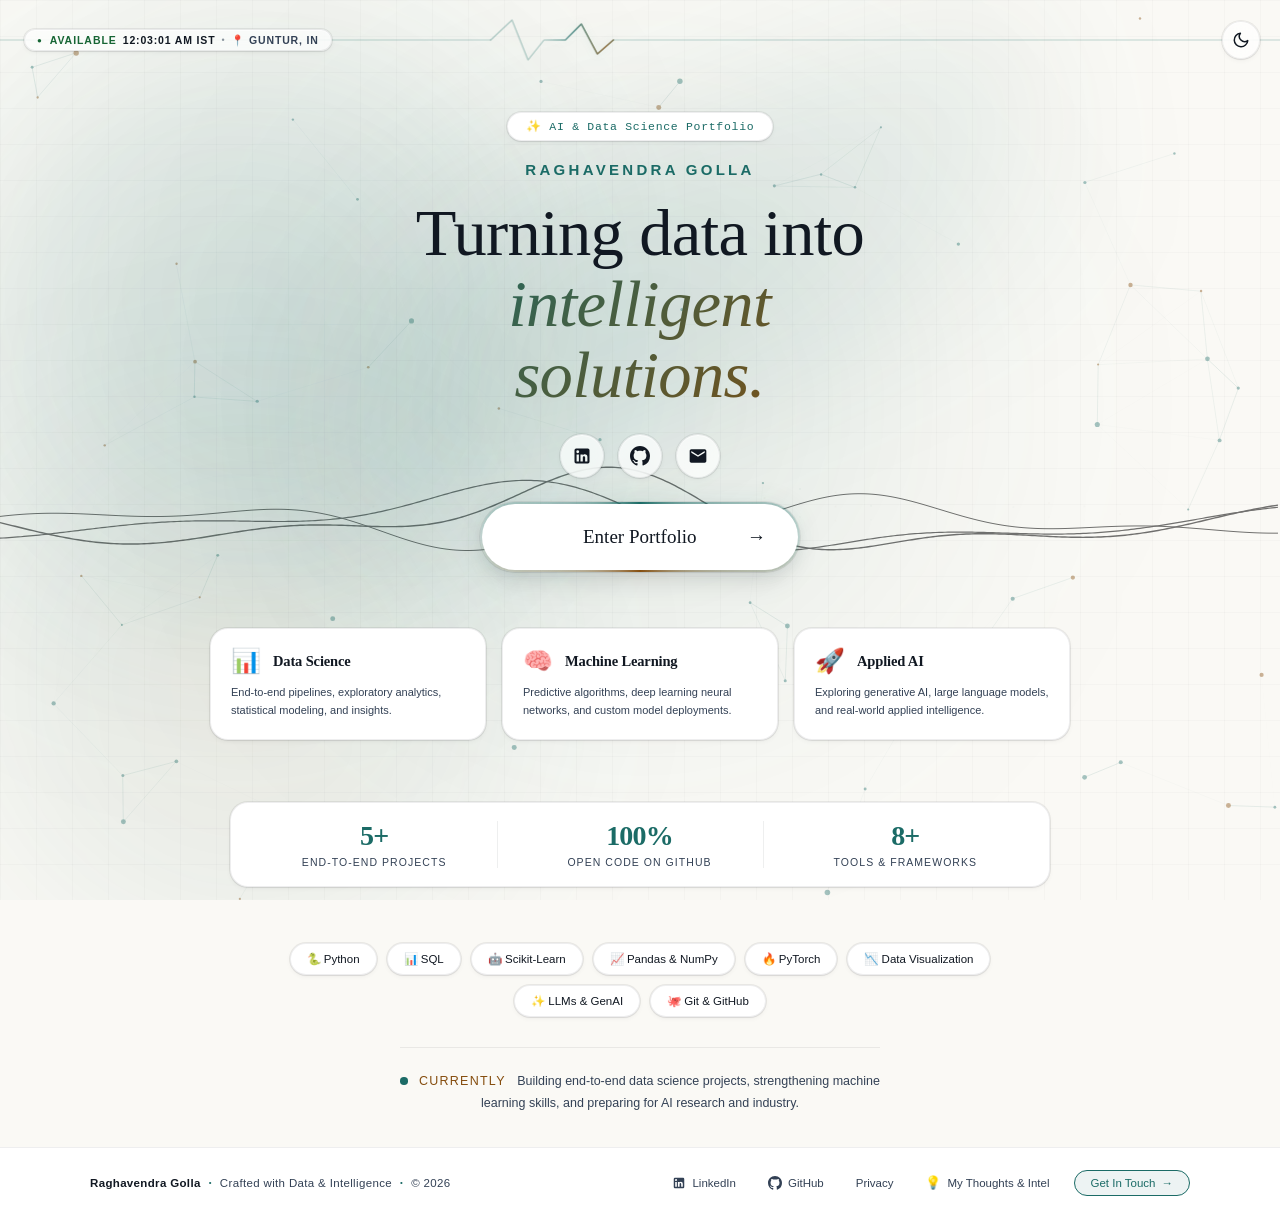
<file: index.html>
<!DOCTYPE html>
<html lang="en">

<head>

    <meta http-equiv="Content-Security-Policy" content="default-src 'none'; script-src 'self' 'sha256-qU67+BeaWdpAszmS9UoHzZz1uiwRxhF+6HYYekc4zUI='; style-src 'self' https://fonts.googleapis.com 'unsafe-inline'; font-src 'self' https://fonts.gstatic.com; img-src 'self' data:; connect-src 'self'; manifest-src 'self'; worker-src 'self'; base-uri 'self'; form-action 'none';">
    <meta name="referrer" content="strict-origin-when-cross-origin">

    <!-- Immediate Theme Initialization (Zero-FOUC) -->
    <script>
        (function () {
            try {
                var saved = localStorage.getItem('rg:theme') || localStorage.getItem('theme');
                var prefersDark = window.matchMedia('(prefers-color-scheme: dark)').matches;
                if (saved === 'dark' || (!saved && prefersDark)) {
                    document.documentElement.setAttribute('data-theme', 'dark');
                } else {
                    document.documentElement.removeAttribute('data-theme');
                }
            } catch (e) { }
        })();
    </script>

    <meta charset="UTF-8">
    <meta name="viewport" content="width=device-width, initial-scale=1.0, viewport-fit=cover">

    <meta name="description"
        content="Data science and machine learning portfolio of Raghavendra Golla. Turning data into intelligent solutions, predictive models, and practical AI projects.">
    <meta name="keywords"
        content="Raghavendra Golla, Data Science, Machine Learning, Artificial Intelligence, Python, PyTorch, Scikit-Learn, Deep Learning, Predictive Modeling, AI Portfolio, Data Analytics, GenAI">
    <meta name="author" content="Raghavendra Golla">
    <meta name="robots" content="index, follow, max-image-preview:large, max-snippet:-1, max-video-preview:-1">

    <!-- Mobile Browser Theme Color -->
    <meta name="theme-color" content="#faf9f5" media="(prefers-color-scheme: light)">
    <meta name="theme-color" content="#0a0e14" media="(prefers-color-scheme: dark)">

    <!-- Open Graph / Facebook / LinkedIn / WhatsApp -->
    <meta property="og:type" content="website">
    <meta property="og:site_name" content="Raghavendra Golla">
    <meta property="og:title" content="Raghavendra Golla | Data Science &amp; ML Portfolio">
    <meta property="og:description"
        content="Data science and machine learning portfolio of Raghavendra Golla. Turning data into intelligent solutions, predictive models, and practical AI projects.">
    <meta property="og:url" content="https://www.raghavendragolla.com/">
    <meta property="og:locale" content="en_US">
    <meta property="og:image" content="https://www.raghavendragolla.com/images/og-image.jpg">
    <meta property="og:image:type" content="image/jpeg">
    <meta property="og:image:width" content="1200">
    <meta property="og:image:height" content="630">
    <meta property="og:image:alt" content="Raghavendra Golla - Data Science &amp; Machine Learning Portfolio">

    <!-- Twitter Cards -->
    <meta name="twitter:card" content="summary_large_image">
    <meta name="twitter:title" content="Raghavendra Golla | Data Science &amp; ML Portfolio">
    <meta name="twitter:description"
        content="Data science and machine learning portfolio of Raghavendra Golla. Turning data into intelligent solutions, predictive models, and practical AI projects.">
    <meta name="twitter:image" content="https://www.raghavendragolla.com/images/og-image.jpg">
    <meta name="twitter:image:alt" content="Raghavendra Golla - Data Science &amp; Machine Learning Portfolio">

    <link rel="canonical" href="https://www.raghavendragolla.com/">

    <!-- Structured Data (Schema.org) -->
    <script type="application/ld+json">
      {
        "@context": "https://schema.org",
        "@graph": [
          {
            "@type": "WebSite",
            "@id": "https://www.raghavendragolla.com/#website",
            "name": "Raghavendra Golla",
            "alternateName": ["Raghavendra Golla Portfolio", "Raghavendra Golla Data Science"],
            "url": "https://www.raghavendragolla.com/",
            "inLanguage": "en-US",
            "description": "Data science and machine learning portfolio of Raghavendra Golla."
          },
          {
            "@type": "ProfilePage",
            "@id": "https://www.raghavendragolla.com/#profilepage",
            "url": "https://www.raghavendragolla.com/",
            "name": "Raghavendra Golla | Data Science & ML Portfolio",
            "isPartOf": { "@id": "https://www.raghavendragolla.com/#website" },
            "mainEntity": { "@id": "https://www.raghavendragolla.com/#person" }
          },
          {
            "@type": "Person",
            "@id": "https://www.raghavendragolla.com/#person",
            "name": "Raghavendra Golla",
            "url": "https://www.raghavendragolla.com/",
            "jobTitle": "Data Science & Machine Learning Practitioner",
            "knowsAbout": [
              "Data Science",
              "Machine Learning",
              "Artificial Intelligence",
              "Python",
              "PyTorch",
              "Scikit-Learn",
              "SQL",
              "Pandas",
              "NumPy",
              "Deep Learning",
              "Predictive Modeling",
              "Large Language Models & GenAI"
            ],
            "sameAs": [
              "https://www.linkedin.com/in/raghavendra-golla-a25334192",
              "https://github.com/raghavendrayadavgolla"
            ]
          }
        ]
      }
    </script>

    <title>Raghavendra Golla | Data Science &amp; ML Portfolio</title>

    <!-- Favicons -->
    <link rel="icon" type="image/png" sizes="256x256" href="/favicon/favicon.png">
    <link rel="icon" type="image/png" sizes="512x512" href="/favicon/favicon-512x512.png">
    <link rel="apple-touch-icon" sizes="180x180" href="/favicon/apple-touch-icon.png">
    <link rel="manifest" href="/manifest.json">

    <!-- Google Fonts -->
    <link rel="preconnect" href="https://fonts.googleapis.com">
    <link rel="preconnect" href="https://fonts.gstatic.com" crossorigin>

    <link
        href="https://fonts.googleapis.com/css2?family=Fraunces:opsz,wght@9..144,400;9..144,500;9..144,600;9..144,700&family=IBM+Plex+Sans:wght@400;500;600;700&family=IBM+Plex+Mono:wght@400;500&display=swap"
        rel="stylesheet">

    <!-- CSS Stack (Cascade Preserved: tokens -> components -> style -> animations -> responsive) -->
    <link rel="stylesheet" href="/css/shared/tokens.css?v=22.0">
    <link rel="stylesheet" href="/css/shared/components.css?v=22.0">
    <link rel="stylesheet" href="/css/variables.css?v=22.0">
    <link rel="stylesheet" href="/css/style.css?v=22.0">
    <link rel="stylesheet" href="/css/animations.css?v=22.0">
    <link rel="stylesheet" href="/css/responsive.css?v=22.0">

    <!-- JavaScript Stack (shared.js loads FIRST) -->
    <script src="/js/shared.js?v=22.0" defer></script>
    <script src="/js/script.js?v=22.0" defer></script>

</head>

<body>

    <a class="skip-link" href="#main-content">Skip to main content</a>


    <!-- Background Canvas, Ambient Grid & Glows -->
    <canvas id="neural-canvas" aria-hidden="true"></canvas>
    <div class="bg-grid" aria-hidden="true"></div>
    <div class="ambient-glow" aria-hidden="true">
        <div class="ambient-glow-1"></div>
        <div class="ambient-glow-2"></div>
        <div class="ambient-glow-3"></div>
        <div class="aurora-sun"></div>
        <div class="aurora-swoosh"></div>
    </div>

    <header>
        <div class="vitals-container">
            <div class="vitals-status">
                <span class="vitals-dot">●</span>
                <span class="vitals-content">
                    <span class="vitals-available-highlight">AVAILABLE</span><span class="vitals-text-desktop"> FOR OPPORTUNITIES</span>
                    <span class="vitals-sep vitals-sep-opportunities">&bull;</span>
                    <strong id="vitals-clock" class="vitals-clock">--:--:-- IST</strong>
                    <span class="vitals-sep vitals-sep-clock">&bull;</span>
                    <span class="vitals-location" title="Location"><span class="vitals-pin">📍</span>
                        <strong>GUNTUR, IN</strong></span>
                </span>
            </div>
            <div class="vitals-wave" aria-hidden="true">
                <!-- Desktop ECG Path (0 to 1200) - Baseline touches status pill from x=0, pulse spikes start after GUNTUR, IN -->
                <svg class="vitals-svg-desktop" viewBox="0 0 1200 64" preserveAspectRatio="none">
                    <defs>
                        <linearGradient id="ecgBeamDesktop" x1="-60%" y1="0%" x2="40%" y2="0%">
                            <stop offset="0%" stop-color="var(--ecg-stop-0)" stop-opacity="0.25" />
                            <stop offset="25%" stop-color="var(--ecg-stop-25)" stop-opacity="0.75" />
                            <stop offset="50%" stop-color="var(--ecg-stop-50)" stop-opacity="0.8" />
                            <stop offset="75%" stop-color="var(--ecg-stop-75)" stop-opacity="0.75" />
                            <stop offset="100%" stop-color="var(--ecg-stop-100)" stop-opacity="0.25" />
                            <animate attributeName="x1" from="-60%" to="100%" dur="4.5s" repeatCount="indefinite" />
                            <animate attributeName="x2" from="40%" to="200%" dur="4.5s" repeatCount="indefinite" />
                        </linearGradient>
                    </defs>
                    <!-- Base subtle track -->
                    <path class="ecg-base-track" d="M0,32 L460,32" />
                    <g class="heartbeat-pulse-zone">
                        <path class="ecg-base-track" d="M460,32 L480,12 L495,52 L510,32 L530,32 L545,16 L560,46 L575,32" />
                    </g>
                    <path class="ecg-base-track" d="M575,32 L1200,32" />

                    <!-- Flowing Chromatic Pulse Beam -->
                    <path class="ecg-flowing-beam" d="M0,32 L460,32" />
                    <g class="heartbeat-pulse-zone">
                        <path class="ecg-flowing-beam" d="M460,32 L480,12 L495,52 L510,32 L530,32 L545,16 L560,46 L575,32" />
                    </g>
                    <path class="ecg-flowing-beam" d="M575,32 L1200,32" />
                </svg>

                <!-- Mobile ECG Path (0 to 600) - Baseline touches status pill from x=0, pulse spikes start at x=280 -->
                <svg class="vitals-svg-mobile" viewBox="0 0 600 64" preserveAspectRatio="none">
                    <defs>
                        <linearGradient id="ecgBeamMobile" x1="-60%" y1="0%" x2="40%" y2="0%">
                            <stop offset="0%" stop-color="var(--ecg-stop-0)" stop-opacity="0.25" />
                            <stop offset="25%" stop-color="var(--ecg-stop-25)" stop-opacity="0.75" />
                            <stop offset="50%" stop-color="var(--ecg-stop-50)" stop-opacity="0.8" />
                            <stop offset="75%" stop-color="var(--ecg-stop-75)" stop-opacity="0.75" />
                            <stop offset="100%" stop-color="var(--ecg-stop-100)" stop-opacity="0.25" />
                            <animate attributeName="x1" from="-60%" to="100%" dur="4.5s" repeatCount="indefinite" />
                            <animate attributeName="x2" from="40%" to="200%" dur="4.5s" repeatCount="indefinite" />
                        </linearGradient>
                    </defs>
                    <!-- Base subtle track -->
                    <path class="ecg-base-track" d="M0,32 L280,32" />
                    <g class="heartbeat-pulse-zone heartbeat-mobile-zone">
                        <path class="ecg-base-track" d="M280,32 L300,12 L315,52 L330,32 L350,32 L365,16 L380,46 L395,32" />
                    </g>
                    <path class="ecg-base-track" d="M395,32 L600,32" />

                    <!-- Flowing Chromatic Pulse Beam -->
                    <path class="ecg-flowing-beam-mobile" d="M0,32 L280,32" />
                    <g class="heartbeat-pulse-zone heartbeat-mobile-zone">
                        <path class="ecg-flowing-beam-mobile" d="M280,32 L300,12 L315,52 L330,32 L350,32 L365,16 L380,46 L395,32" />
                    </g>
                    <path class="ecg-flowing-beam-mobile" d="M395,32 L600,32" />
                </svg>
            </div>
        </div>
        <button id="theme-toggle" class="theme-toggle" type="button" aria-label="Switch Theme" title="Switch Theme">
            <svg class="moon-icon" viewBox="0 0 24 24">
                <path d="M21 12.79A9 9 0 1 1 11.21 3 7 7 0 0 0 21 12.79z"></path>
            </svg>
            <svg class="sun-icon" viewBox="0 0 24 24">
                <circle cx="12" cy="12" r="5"></circle>
                <line x1="12" y1="1" x2="12" y2="3"></line>
                <line x1="12" y1="21" x2="12" y2="23"></line>
                <line x1="4.22" y1="4.22" x2="5.64" y2="5.64"></line>
                <line x1="18.36" y1="18.36" x2="19.78" y2="19.78"></line>
                <line x1="1" y1="12" x2="3" y2="12"></line>
                <line x1="21" y1="12" x2="23" y2="12"></line>
                <line x1="4.22" y1="19.78" x2="5.64" y2="18.36"></line>
                <line x1="18.36" y1="5.64" x2="19.78" y2="4.22"></line>
            </svg>
        </button>
    </header>

    <main id="main-content">

        <div class="status-badge">
            <span class="badge-sparkle" aria-hidden="true">✨</span>
            <span>AI &amp; Data Science Portfolio</span>
        </div>

        <p class="eyebrow">
            Raghavendra Golla
        </p>

        <h1>Turning data into <span class="dynamic-wrapper"><em id="dynamic-text">intelligent solutions.</em></span>
        </h1>

        <div class="social-links">
            <a href="https://www.linkedin.com/in/raghavendra-golla-a25334192" target="_blank" rel="noopener noreferrer"
                class="social-link" aria-label="LinkedIn Profile" title="LinkedIn Profile">
                <svg viewBox="0 0 24 24">
                    <path
                        d="M19 3a2 2 0 0 1 2 2v14a2 2 0 0 1-2 2H5a2 2 0 0 1-2-2V5a2 2 0 0 1 2-2h14m-.5 15.5v-5.3a3.26 3.26 0 0 0-3.26-3.26c-.85 0-1.84.52-2.28 1.3v-1.11h-2.79v8.37h2.79v-4.93c0-.77.62-1.4 1.39-1.4a1.4 1.4 0 0 1 1.4 1.4v4.93h2.75M6.88 8.56a1.68 1.68 0 0 0 1.68-1.68c0-.93-.75-1.69-1.68-1.69a1.69 1.69 0 0 0-1.69 1.69c0 .93.76 1.68 1.69 1.68m1.39 9.94v-8.37H5.5v8.37h2.77z" />
                </svg>
            </a>
            <a href="https://github.com/raghavendrayadavgolla" target="_blank" rel="noopener noreferrer"
                class="social-link" aria-label="GitHub Profile" title="GitHub Profile">
                <svg viewBox="0 0 24 24">
                    <path
                        d="M12 0C5.37 0 0 5.37 0 12c0 5.31 3.435 9.795 8.205 11.385.6.105.825-.255.825-.57 0-.285-.015-1.23-.015-2.235-3.015.555-3.795-.735-4.035-1.41-.135-.345-.72-1.41-1.23-1.695-.42-.225-1.02-.78-.015-.795.945-.015 1.62.87 1.845 1.23 1.08 1.815 2.805 1.305 3.495.99.105-.78.42-1.305.765-1.605-2.67-.3-5.46-1.335-5.46-5.925 0-1.305.465-2.385 1.23-3.225-.12-.3-.54-1.53.12-3.18 0 0 1.005-.315 3.3 1.23.96-.27 1.98-.405 3-.405s2.04.135 3 .405c2.295-1.56 3.3-1.23 3.3-1.23.66 1.65.24 2.88.12 3.18.765.84 1.23 1.905 1.23 3.225 0 4.605-2.805 5.625-5.475 5.925.435.375.81 1.095.81 2.22 0 1.605-.015 2.895-.015 3.3 0 .315.225.69.825.57A12.02 12.02 0 0024 12c0-6.63-5.37-12-12-12z" />
                </svg>
            </a>
            <!-- Kaggle Profile (Uncomment when active)
            <a href="https://kaggle.com/raghavendragolla" target="_blank" rel="noopener noreferrer" class="social-link" aria-label="Kaggle Profile" title="Kaggle Profile">
                <svg viewBox="0 0 24 24"><path d="M18.825 23.859h-3.854l-5.632-8.232-2.484 2.298v5.934H3.454V.141h3.401v13.565l7.585-8.28h4.207l-7.009 7.422 7.187 11.011z"/></svg>
            </a>
            -->
            <a href="mailto:raghavendrayadavgolla@gmail.com" class="social-link" aria-label="Email Me" title="Email Me">
                <svg viewBox="0 0 24 24">
                    <path
                        d="M20 4H4c-1.1 0-1.99.9-1.99 2L2 18c0 1.1.9 2 2 2h16c1.1 0 2-.9 2-2V6c0-1.1-.9-2-2-2zm0 4l-8 5-8-5V6l8 5 8-5v2z" />
                </svg>
            </a>
        </div>

        <a class="enter" href="portfolio/index.html"
            aria-label="Enter Raghavendra's Data Science and Machine Learning Portfolio">
            <span class="enter-text">Enter Portfolio</span>
            <span class="coming-text">Explore Projects</span>
            <span class="arrow">→</span>
        </a>

        <!-- Glassmorphic Highlights Grid -->
        <div class="highlights-grid">
            <div class="highlight-card" data-category="data-science">
                <div class="highlight-header">
                    <div class="highlight-icon">📊</div>
                    <div class="highlight-title">Data Science</div>
                </div>
                <div class="highlight-desc">End-to-end pipelines, exploratory analytics, statistical modeling, and
                    insights.</div>
            </div>
            <div class="highlight-card" data-category="machine-learning">
                <div class="highlight-header">
                    <div class="highlight-icon">🧠</div>
                    <div class="highlight-title">Machine Learning</div>
                </div>
                <div class="highlight-desc">Predictive algorithms, deep learning neural networks, and custom model
                    deployments.</div>
            </div>
            <div class="highlight-card" data-category="ai-research">
                <div class="highlight-header">
                    <div class="highlight-icon">🚀</div>
                    <div class="highlight-title">Applied AI</div>
                </div>
                <div class="highlight-desc">Exploring generative AI, large language models, and real-world applied
                    intelligence.</div>
            </div>
        </div>

        <!-- Realistic Project Metrics Bar -->
        <div class="specs-bar">
            <div class="spec-item">
                <div class="spec-number" data-count="5" data-suffix="+">5+</div>
                <div class="spec-label">END-TO-END PROJECTS</div>
            </div>
            <div class="spec-item">
                <div class="spec-number" data-count="100" data-suffix="%">100%</div>
                <div class="spec-label">OPEN CODE ON GITHUB</div>
            </div>
            <div class="spec-item">
                <div class="spec-number" data-count="8" data-suffix="+">8+</div>
                <div class="spec-label">TOOLS &amp; FRAMEWORKS</div>
            </div>
        </div>

        <!-- Tech Stack Skill Chips -->
        <div class="skills-section">
            <div class="skill-chip" data-category="data-science"
                data-info="Python: Data analysis, automation scripts, Pandas, NumPy & ML models">🐍 Python</div>
            <div class="skill-chip" data-category="data-science"
                data-info="SQL: Database querying, aggregations, data extraction & relational modeling">📊 SQL</div>
            <div class="skill-chip" data-category="machine-learning"
                data-info="Scikit-Learn: Classification, regression, random forests & ML pipelines">🤖 Scikit-Learn
            </div>
            <div class="skill-chip" data-category="data-science"
                data-info="Pandas & NumPy: Data wrangling, cleaning, feature engineering & analytics">📈 Pandas &amp;
                NumPy</div>
            <div class="skill-chip" data-category="machine-learning"
                data-info="PyTorch: Deep learning neural networks, tensor computations & model training">🔥 PyTorch
            </div>
            <div class="skill-chip" data-category="data-science"
                data-info="Data Visualization: Matplotlib, Seaborn & actionable data storytelling">📉 Data Visualization
            </div>
            <div class="skill-chip" data-category="ai-research"
                data-info="LLMs & GenAI: Prompt engineering, embeddings, API integration & AI applications">✨ LLMs &amp;
                GenAI</div>
            <div class="skill-chip" data-category="machine-learning"
                data-info="Git & GitHub: Version control, reproducible research & documented repositories">🐙 Git &amp;
                GitHub</div>
        </div>

        <p class="currently">
            <span class="dot"></span>
            <span class="label">Currently</span>

            Building end-to-end data science projects,
            strengthening machine learning skills,
            and preparing for AI research and industry.
        </p>

    </main>

    <footer>
        <div class="footer-container">
            <div class="footer-left">
                <span class="footer-name">Raghavendra Golla</span>
                <span class="footer-separator">&bull;</span>
                <span class="footer-tagline">Crafted with Data &amp; Intelligence</span>
                <span class="footer-separator">&bull;</span>
                <span class="footer-copy">&copy; <span id="footer-year">2026</span></span>
            </div>
            <div class="footer-links">
                <a href="https://www.linkedin.com/in/raghavendra-golla-a25334192" target="_blank"
                    rel="noopener noreferrer" class="footer-link">
                    <svg viewBox="0 0 24 24" class="footer-icon">
                        <path
                            d="M19 3a2 2 0 0 1 2 2v14a2 2 0 0 1-2 2H5a2 2 0 0 1-2-2V5a2 2 0 0 1 2-2h14m-.5 15.5v-5.3a3.26 3.26 0 0 0-3.26-3.26c-.85 0-1.84.52-2.28 1.3v-1.11h-2.79v8.37h2.79v-4.93c0-.77.62-1.4 1.39-1.4a1.4 1.4 0 0 1 1.4 1.4v4.93h2.75M6.88 8.56a1.68 1.68 0 0 0 1.68-1.68c0-.93-.75-1.69-1.68-1.69a1.69 1.69 0 0 0-1.69 1.69c0 .93.76 1.68 1.69 1.68m1.39 9.94v-8.37H5.5v8.37h2.77z" />
                    </svg>
                    LinkedIn
                </a>
                <a href="https://github.com/raghavendrayadavgolla" target="_blank" rel="noopener noreferrer"
                    class="footer-link">
                    <svg viewBox="0 0 24 24" class="footer-icon">
                        <path
                            d="M12 0C5.37 0 0 5.37 0 12c0 5.31 3.435 9.795 8.205 11.385.6.105.825-.255.825-.57 0-.285-.015-1.23-.015-2.235-3.015.555-3.795-.735-4.035-1.41-.135-.345-.72-1.41-1.23-1.695-.42-.225-1.02-.78-.015-.795.945-.015 1.62.87 1.845 1.23 1.08 1.815 2.805 1.305 3.495.99.105-.78.42-1.305.765-1.605-2.67-.3-5.46-1.335-5.46-5.925 0-1.305.465-2.385 1.23-3.225-.12-.3-.54-1.53.12-3.18 0 0 1.005-.315 3.3 1.23.96-.27 1.98-.405 3-.405s2.04.135 3 .405c2.295-1.56 3.3-1.23 3.3-1.23.66 1.65.24 2.88.12 3.18.765.84 1.23 1.905 1.23 3.225 0 4.605-2.805 5.625-5.475 5.925.435.375.81 1.095.81 2.22 0 1.605-.015 2.895-.015 3.3 0 .315.225.69.825.57A12.02 12.02 0 0024 12c0-6.63-5.37-12-12-12z" />
                    </svg>
                    GitHub
                </a>
                <a href="/privacy.html" class="footer-link">Privacy</a>
                <button id="thoughts-footer-btn" class="footer-thoughts-btn" type="button"
                    aria-label="Open My Thoughts and Market Hub"><span class="bulb-glow-fx">💡</span> My Thoughts &amp; Intel</button>
                <a href="portfolio/index.html#contact" class="footer-cta">Get In Touch <span>&rarr;</span></a>
            </div>
        </div>
    </footer>

    <!-- My Thoughts & Market Intelligence Slide-over Hub Drawer -->
    <div id="thoughtsDrawer" class="thoughts-drawer" aria-hidden="true" role="dialog" aria-modal="true"
        aria-label="My Thoughts and Market Intelligence Hub">
        <div class="thoughts-backdrop" id="closeThoughtsBackdrop"></div>
        <div class="thoughts-panel">
            <div class="thoughts-header">
                <div class="thoughts-header-main">
                    <div class="thoughts-title-row">
                        <span class="thoughts-header-sparkle bulb-glow-fx">💡</span>
                        <h2 class="thoughts-title">My Thoughts &amp; Intel</h2>
                        <span class="pulse-pill"><span class="pulse-dot"></span>LIVE</span>
                    </div>
                    <p class="thoughts-subtitle">Engineering notes, reading takeaways &amp; 2026 AI industry insights
                    </p>
                </div>
                <button class="thoughts-close-btn" id="closeThoughtsBtn" type="button" aria-label="Close Hub">
                    <svg viewBox="0 0 24 24" width="16" height="16" stroke="currentColor" stroke-width="2.2"
                        stroke-linecap="round" stroke-linejoin="round" fill="none">
                        <line x1="18" y1="6" x2="6" y2="18"></line>
                        <line x1="6" y1="6" x2="18" y2="18"></line>
                    </svg>
                </button>
            </div>

            <!-- Segmented Pill Tabs -->
            <div class="hub-tabs-container">
                <div class="hub-tabs" role="tablist" aria-label="Hub Sections">
                    <button id="tab-thoughts" class="hub-tab active" data-tab="thoughts" type="button" role="tab" aria-selected="true" aria-controls="pane-thoughts" tabindex="0">
                        <span><span aria-hidden="true">💡</span> Thoughts &amp; Notes</span>
                    </button>
                    <button id="tab-now" class="hub-tab" data-tab="now" type="button" role="tab" aria-selected="false" aria-controls="pane-now" tabindex="-1">
                        <span><span aria-hidden="true">⚡</span> Now Focus</span>
                    </button>
                    <button id="tab-market" class="hub-tab" data-tab="market" type="button" role="tab" aria-selected="false" aria-controls="pane-market" tabindex="-1">
                        <span><span aria-hidden="true">📈</span> Market Intel</span>
                    </button>
                </div>
            </div>

            <!-- Tab Content Panes -->
            <div class="hub-content">

                <!-- 1. My Thoughts & Book Notes Pane -->
                <div id="pane-thoughts" class="hub-pane active" role="tabpanel" aria-labelledby="tab-thoughts" tabindex="0">
                    <div class="thoughts-grid">
                        <article class="thought-card">
                            <div class="thought-tag-row">
                                <span class="thought-tag tag-ai">🔬 AI &amp; ML Research</span>
                                <span class="read-time">4 min read</span>
                            </div>
                            <h3 class="thought-title">Why Explainable AI (SHAP) is Essential in High-Stakes ML</h3>
                            <p class="thought-snippet">
                                In healthcare diagnosis and financial credit scoring, high test accuracy isn't enough.
                                Feature attribution and SHAP value game-theory calculations transform black-box neural
                                predictions into auditable, clinician-friendly decision support systems.
                            </p>
                            <div class="thought-footer">
                                <span class="thought-meta">Interpretable Machine Learning &bull; Healthcare AI</span>
                            </div>
                        </article>

                        <article class="thought-card">
                            <div class="thought-tag-row">
                                <span class="thought-tag tag-book">📚 Book Takeaway &bull; James Clear</span>
                                <span class="read-time">3 min read</span>
                            </div>
                            <h3 class="thought-title">Atomic Habits for Data Scientists: The Math of Compounding 1%</h3>
                            <p class="thought-snippet">
                                Mastering deep learning frameworks isn't about giant overnight leaps. Applying the 4
                                Laws of Behavior Change creates compounding daily momentum: 1% improvement every day
                                makes you 37x better over a single year (1.01<sup>365</sup> = 37.78).
                            </p>
                            <div class="thought-footer">
                                <span class="thought-meta">Key Idea: Systems over goals &bull; Habit stacking for
                                    engineering</span>
                            </div>
                        </article>

                        <article class="thought-card">
                            <div class="thought-tag-row">
                                <span class="thought-tag tag-math">📐 Mathematics &amp; Foundations</span>
                                <span class="read-time">3 min read</span>
                            </div>
                            <h3 class="thought-title">From Statistical Rigor to Dependable Deep Learning</h3>
                            <p class="thought-snippet">
                                Strong mathematical intuition in linear algebra (eigenvalues, SVD), multivariable
                                calculus (gradients, backpropagation), and Bayesian probability makes model
                                optimization, loss convergence debugging, and architecture design intuitive rather than
                                guessing.
                            </p>
                            <div class="thought-footer">
                                <span class="thought-meta">Foundation: Linear Algebra &bull; Calculus &bull; Probability
                                    Theory</span>
                            </div>
                        </article>

                        <article class="thought-card">
                            <div class="thought-tag-row">
                                <span class="thought-tag tag-genai">⚡ GenAI &amp; Applied LLMs</span>
                                <span class="read-time">3 min read</span>
                            </div>
                            <h3 class="thought-title">The Commercial Shift Toward Small Language Models (SLMs)</h3>
                            <p class="thought-snippet">
                                While massive 70B+ parameter models get hype, real enterprise adoption is surging around
                                sub-7B models (Phi-3, Gemma, Mistral). They provide low latency, privacy-first offline
                                execution on edge devices, and cost-effective fine-tuning.
                            </p>
                            <div class="thought-footer">
                                <span class="thought-meta">Focus: Edge AI &bull; Low-Latency Inference &bull; Model
                                    Quantization</span>
                            </div>
                        </article>
                    </div>
                </div>

                <!-- 2. Now & Journey Pane (Derek Sivers Style) -->
                <div id="pane-now" class="hub-pane" role="tabpanel" aria-labelledby="tab-now" tabindex="0">
                    <div class="now-container">
                        <div class="now-intro-banner">
                            <span class="now-pin">📍 Guntur, Andhra Pradesh, India</span>
                            <span class="now-sync">Updated for 2026</span>
                        </div>

                        <div class="now-timeline">
                            <div class="now-item">
                                <div class="now-icon" aria-hidden="true">🔭</div>
                                <div class="now-body">
                                    <h4>Active Research: Explainable AI</h4>
                                    <p>Investigating tree-based ensemble interpretability and SHAP feature importance
                                        for clinical risk stratification and early diagnostic decision support.</p>
                                </div>
                            </div>

                            <div class="now-item">
                                <div class="now-icon" aria-hidden="true">📖</div>
                                <div class="now-body">
                                    <h4>Reading &amp; Literature</h4>
                                    <p><em>Atomic Habits</em> by James Clear, along with research papers on Transformer
                                        architectures, model quantization, and tabular deep learning.</p>
                                </div>
                            </div>

                            <div class="now-item">
                                <div class="now-icon" aria-hidden="true">🛠️</div>
                                <div class="now-body">
                                    <h4>Engineering &amp; Building</h4>
                                    <p>Constructing end-to-end reproducible machine learning pipelines with Python,
                                        PyTorch, Scikit-Learn, FastAPI REST endpoints, and Docker containerization.</p>
                                </div>
                            </div>

                            <div class="now-item">
                                <div class="now-icon" aria-hidden="true">🎓</div>
                                <div class="now-body">
                                    <h4>Academic Pathway</h4>
                                    <p>Pursuing Master of Science in Data Science at Chandigarh University (2025–2027),
                                        deepening foundations in advanced statistical modeling and distributed systems.
                                    </p>
                                </div>
                            </div>

                            <div class="now-item">
                                <div class="now-icon" aria-hidden="true">💼</div>
                                <div class="now-body">
                                    <h4>Target Milestones</h4>
                                    <p>Actively open to Data Scientist, ML Engineer, and Data Analyst internship and
                                        full-time opportunities (Remote &amp; Relocation).</p>
                                </div>
                            </div>
                        </div>
                    </div>
                </div>

                <!-- 3. Live AI & Job Market Intelligence Pane -->
                <div id="pane-market" class="hub-pane" role="tabpanel" aria-labelledby="tab-market" tabindex="0">
                    <div class="market-container">
                        <!-- Top Signal Bar -->
                        <div class="market-pulse-bar">
                            <span class="live-blink-dot" aria-hidden="true">●</span>
                            <span class="market-headline">2026 Data Science &amp; AI Job Market Signal: <strong>High
                                    Demand for Applied &amp; Explainable AI Practitioners</strong></span>
                        </div>

                        <div class="market-grid">
                            <!-- In-Demand Skill Stack Card -->
                            <div class="market-card">
                                <h4><span class="card-icon" aria-hidden="true">🔥</span> Top In-Demand Skills (2026)</h4>
                                <ul class="market-list">
                                    <li>
                                        <strong>1. Python &amp; PyTorch:</strong> Core tensor programming, fine-tuning,
                                        and model evaluation pipelines.
                                    </li>
                                    <li>
                                        <strong>2. SQL &amp; Data Warehouses:</strong> Advanced window functions,
                                        aggregations, and high-performance querying.
                                    </li>
                                    <li>
                                        <strong>3. Explainable AI (XAI):</strong> Model governance, SHAP/LIME audits for
                                        compliance and trust.
                                    </li>
                                    <li>
                                        <strong>4. MLOps &amp; Docker:</strong> Containerized REST APIs, model
                                        versioning, and CI/CD deployment.
                                    </li>
                                    <li>
                                        <strong>5. RAG &amp; Embeddings:</strong> Vector search, hybrid retrieval, and
                                        practical LLM pipelines.
                                    </li>
                                </ul>
                            </div>

                            <!-- Key Industry Trends Card -->
                            <div class="market-card">
                                <h4><span class="card-icon" aria-hidden="true">🚀</span> Key Industry AI Trends</h4>
                                <ul class="market-list">
                                    <li>
                                        <strong>Agentic AI Workflows:</strong> Transition from simple prompt-response
                                        bots to multi-step reasoning tools.
                                    </li>
                                    <li>
                                        <strong>Edge AI &amp; SLMs:</strong> Deploying sub-7B models locally on devices
                                        for zero-latency &amp; privacy compliance.
                                    </li>
                                    <li>
                                        <strong>Decision Intelligence:</strong> Companies value predictive models that
                                        prescribe actions over static reports.
                                    </li>
                                    <li>
                                        <strong>Proof-of-Work Portfolios:</strong> Practical, reproducible GitHub
                                        repositories with clean documentation beat generic certificates.
                                    </li>
                                </ul>
                            </div>
                        </div>

                        <!-- Curated Intel Resources -->
                        <div class="intel-resources">
                            <span class="intel-title">Verified Live Sources:</span>
                            <div class="intel-links">
                                <a href="https://arxiv.org/list/cs.AI/recent" target="_blank" rel="noopener noreferrer"
                                    class="intel-chip">arXiv cs.AI &rarr;</a>
                                <a href="https://huggingface.co/papers" target="_blank" rel="noopener noreferrer"
                                    class="intel-chip">Hugging Face Daily &rarr;</a>
                                <a href="https://towardsdatascience.com/" target="_blank" rel="noopener noreferrer"
                                    class="intel-chip">Towards Data Science &rarr;</a>
                            </div>
                        </div>
                    </div>
                </div>

            </div>
        </div>
    </div>

    <!-- Mobile PWA Install Floating Banner (Commented out)
    <aside id="pwa-install-banner" class="pwa-install-banner" aria-label="Install Portfolio App" style="display: none;">
        <div class="pwa-banner-content">
            <img src="favicon/favicon-192x192.png" alt="Raghavendra App Icon" class="pwa-banner-icon" width="42" height="42">
            <div class="pwa-banner-text">
                <strong class="pwa-banner-title">Install Raghavendra's App</strong>
                <span class="pwa-banner-subtitle">Fast offline access &amp; instant launch</span>
            </div>
        </div>
        <div class="pwa-banner-actions">
            <button id="pwa-install-btn" class="pwa-install-btn" type="button">
                <svg width="15" height="15" viewBox="0 0 24 24" fill="none" stroke="currentColor" stroke-width="2.5" stroke-linecap="round" stroke-linejoin="round" aria-hidden="true"><path d="M21 15v4a2 2 0 0 1-2 2H5a2 2 0 0 1-2-2v-4"/><polyline points="7 10 12 15 17 10"/><line x1="12" y1="15" x2="12" y2="3"/></svg>
                <span>Install</span>
            </button>
            <button id="pwa-dismiss-btn" class="pwa-dismiss-btn" type="button" aria-label="Dismiss">
                <svg width="14" height="14" viewBox="0 0 24 24" fill="none" stroke="currentColor" stroke-width="2.5" stroke-linecap="round" stroke-linejoin="round" aria-hidden="true"><line x1="18" y1="6" x2="6" y2="18"/><line x1="6" y1="6" x2="18" y2="18"/></svg>
            </button>
        </div>
    </aside>
    -->

</body>

</html>
</file>
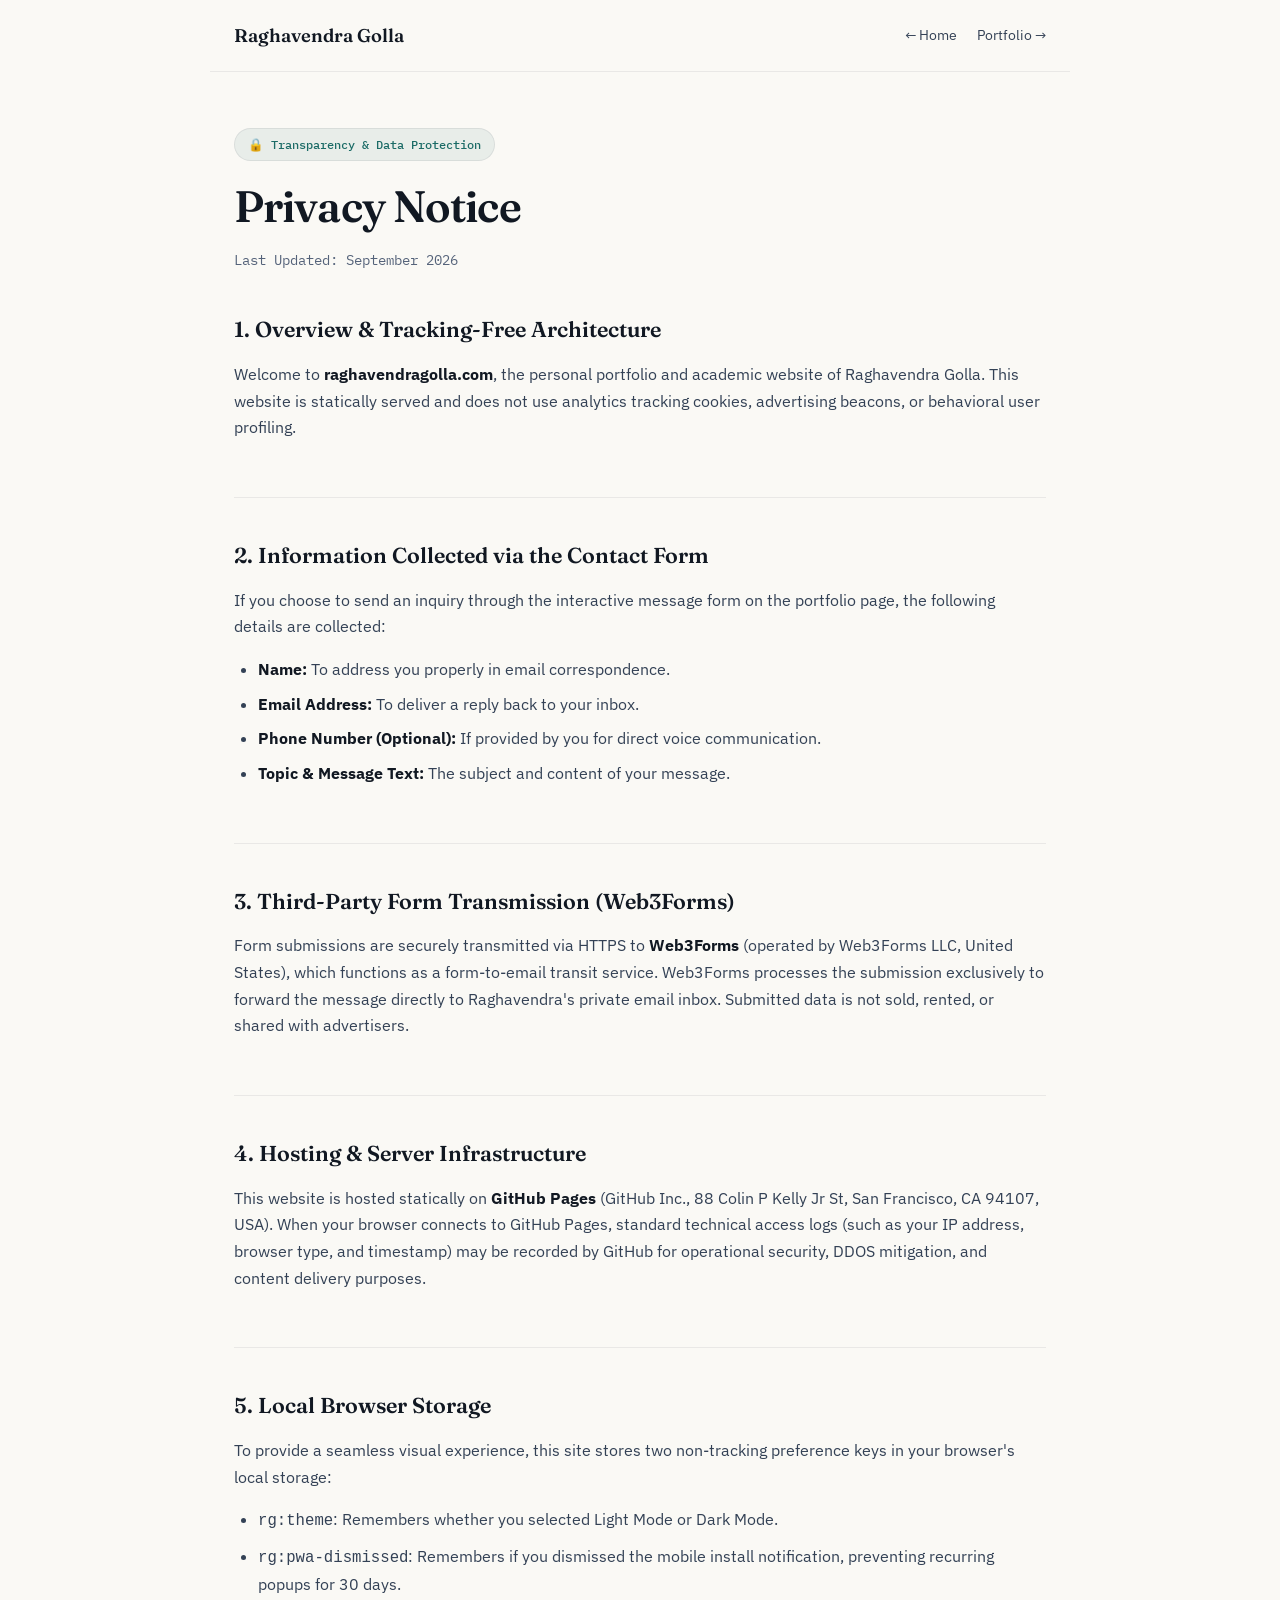
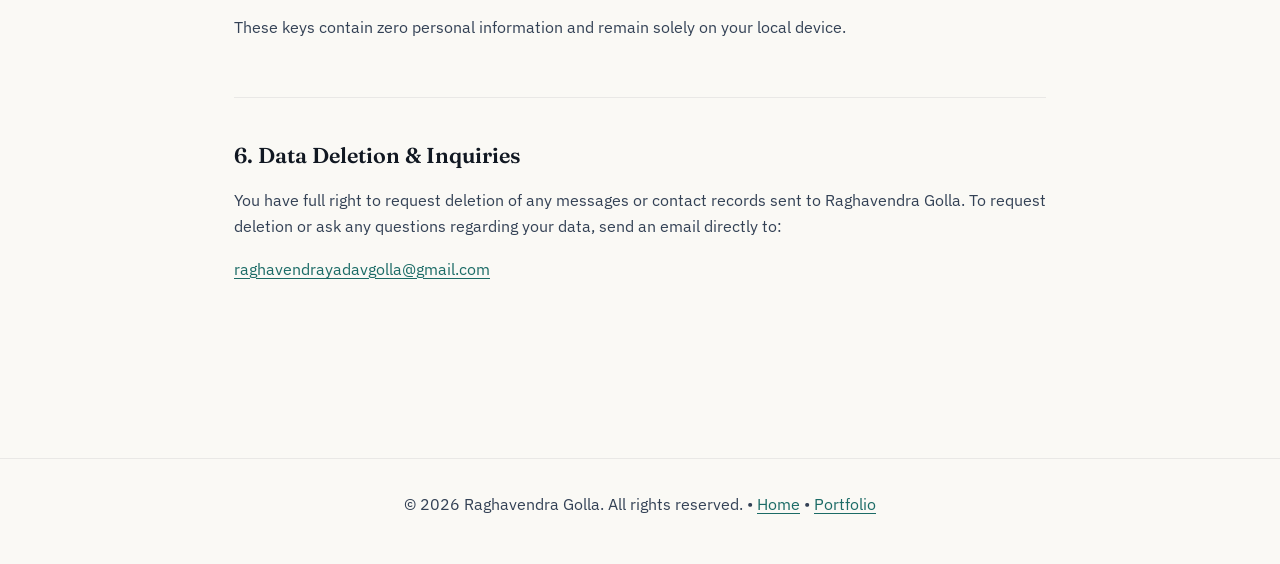
<file: privacy.html>
<!DOCTYPE html>
<html lang="en">

<head>
    <meta charset="UTF-8">
    <meta name="viewport" content="width=device-width, initial-scale=1.0">
    <title>Privacy Notice — Raghavendra Golla</title>
    <meta name="description" content="Privacy notice for the personal portfolio website of Raghavendra Golla. Plain-language explanation of data collection and processing.">
    <meta name="author" content="Raghavendra Golla">
    <meta name="robots" content="index, follow">
    <meta name="referrer" content="strict-origin-when-cross-origin">

    <link rel="canonical" href="https://www.raghavendragolla.com/privacy.html">

    <!-- Favicons (Root-Absolute) -->
    <link rel="icon" type="image/png" sizes="256x256" href="/favicon/favicon.png">
    <link rel="icon" type="image/png" sizes="512x512" href="/favicon/favicon-512x512.png">
    <link rel="apple-touch-icon" sizes="180x180" href="/favicon/apple-touch-icon.png">
    <link rel="manifest" href="/manifest.json">

    <!-- Google Fonts -->
    <link rel="preconnect" href="https://fonts.googleapis.com">
    <link rel="preconnect" href="https://fonts.gstatic.com" crossorigin>
    <link href="https://fonts.googleapis.com/css2?family=Fraunces:opsz,wght@9..144,500;9..144,600;9..144,700&family=IBM+Plex+Sans:wght@400;500;600&family=IBM+Plex+Mono:wght@400;500&display=swap" rel="stylesheet">

    <!-- Stylesheets (Shared Architecture) -->
    <link rel="stylesheet" href="/css/shared/tokens.css">
    <link rel="stylesheet" href="/css/shared/components.css">

    <!-- Immediate Theme Initialization (Zero-FOUC) -->
    <script>
        (function () {
            try {
                var saved = localStorage.getItem('rg:theme') || localStorage.getItem('theme');
                var prefersDark = window.matchMedia('(prefers-color-scheme: dark)').matches;
                if (saved === 'dark' || (!saved && prefersDark)) {
                    document.documentElement.setAttribute('data-theme', 'dark');
                } else {
                    document.documentElement.removeAttribute('data-theme');
                }
            } catch (e) { }
        })();
    </script>

    <style>
        body {
            background: var(--paper);
            color: var(--ink);
            font-family: var(--font-body);
            line-height: 1.7;
            min-height: 100vh;
            min-height: 100dvh;
            display: flex;
            flex-direction: column;
            margin: 0;
            padding: 0;
            transition: var(--transition-theme);
        }

        .privacy-header {
            border-bottom: 1px solid var(--line);
            padding: 1.25rem 1.5rem;
            display: flex;
            align-items: center;
            justify-content: space-between;
            max-width: 860px;
            width: 100%;
            margin: 0 auto;
            box-sizing: border-box;
        }

        .privacy-nav-title {
            font-family: var(--font-heading);
            font-weight: 600;
            font-size: 1.15rem;
            color: var(--ink);
            text-decoration: none;
            display: flex;
            align-items: center;
            gap: 0.5rem;
        }

        .privacy-nav-links {
            display: flex;
            gap: 1.25rem;
            font-size: 0.9rem;
        }

        .privacy-nav-links a {
            color: var(--ink-soft);
            text-decoration: none;
            transition: color 0.2s ease;
        }

        .privacy-nav-links a:hover {
            color: var(--teal);
        }

        .privacy-container {
            flex: 1;
            max-width: 860px;
            width: 100%;
            margin: 0 auto;
            padding: 3.5rem 1.5rem 5rem;
            box-sizing: border-box;
        }

        .privacy-badge {
            display: inline-flex;
            align-items: center;
            gap: 0.4rem;
            padding: 0.3rem 0.8rem;
            border-radius: var(--radius-full);
            background: var(--teal-subtle);
            color: var(--teal);
            font-family: var(--font-mono);
            font-size: 0.78rem;
            font-weight: 500;
            margin-bottom: 1.2rem;
            border: 1px solid var(--glass-border);
        }

        h1 {
            font-family: var(--font-heading);
            font-size: clamp(2rem, 4vw, 2.75rem);
            font-weight: 600;
            letter-spacing: -0.02em;
            line-height: 1.2;
            margin: 0 0 1rem 0;
            color: var(--ink);
        }

        .privacy-last-updated {
            font-family: var(--font-mono);
            font-size: 0.85rem;
            color: var(--ink-muted);
            margin-bottom: 2.5rem;
        }

        .privacy-section {
            margin-bottom: 2.5rem;
            padding-bottom: 2.5rem;
            border-bottom: 1px solid var(--line-subtle);
        }

        .privacy-section:last-child {
            border-bottom: none;
        }

        h2 {
            font-family: var(--font-heading);
            font-size: 1.35rem;
            font-weight: 600;
            color: var(--ink);
            margin: 0 0 0.75rem 0;
        }

        p, ul {
            font-size: 0.98rem;
            color: var(--ink-soft);
            margin: 0 0 1rem 0;
        }

        ul {
            padding-left: 1.5rem;
        }

        li {
            margin-bottom: 0.5rem;
        }

        strong {
            color: var(--ink);
        }

        a.privacy-inline-link {
            color: var(--teal);
            text-decoration: underline;
            text-underline-offset: 3px;
        }

        .privacy-footer {
            border-top: 1px solid var(--line);
            padding: 2rem 1.5rem;
            text-align: center;
            font-size: 0.88rem;
            color: var(--ink-muted);
        }
    </style>
</head>

<body>
    <a class="skip-link" href="#main-content">Skip to content</a>

    <header class="privacy-header">
        <a href="/" class="privacy-nav-title">
            <span>Raghavendra Golla</span>
        </a>
        <nav class="privacy-nav-links" aria-label="Page Navigation">
            <a href="/">&larr; Home</a>
            <a href="/portfolio/">Portfolio &rarr;</a>
        </nav>
    </header>

    <main id="main-content" class="privacy-container">
        <div class="privacy-badge">🔒 Transparency &amp; Data Protection</div>
        <h1>Privacy Notice</h1>
        <div class="privacy-last-updated">Last Updated: September 2026</div>

        <section class="privacy-section">
            <h2>1. Overview &amp; Tracking-Free Architecture</h2>
            <p>
                Welcome to <strong>raghavendragolla.com</strong>, the personal portfolio and academic website of Raghavendra Golla.
                This website is statically served and does not use analytics tracking cookies, advertising beacons, or behavioral user profiling.
            </p>
        </section>

        <section class="privacy-section">
            <h2>2. Information Collected via the Contact Form</h2>
            <p>
                If you choose to send an inquiry through the interactive message form on the portfolio page, the following details are collected:
            </p>
            <ul>
                <li><strong>Name:</strong> To address you properly in email correspondence.</li>
                <li><strong>Email Address:</strong> To deliver a reply back to your inbox.</li>
                <li><strong>Phone Number (Optional):</strong> If provided by you for direct voice communication.</li>
                <li><strong>Topic &amp; Message Text:</strong> The subject and content of your message.</li>
            </ul>
        </section>

        <section class="privacy-section">
            <h2>3. Third-Party Form Transmission (Web3Forms)</h2>
            <p>
                Form submissions are securely transmitted via HTTPS to <strong>Web3Forms</strong> (operated by Web3Forms LLC, United States), which functions as a form-to-email transit service.
                Web3Forms processes the submission exclusively to forward the message directly to Raghavendra's private email inbox.
                Submitted data is not sold, rented, or shared with advertisers.
            </p>
        </section>

        <section class="privacy-section">
            <h2>4. Hosting &amp; Server Infrastructure</h2>
            <p>
                This website is hosted statically on <strong>GitHub Pages</strong> (GitHub Inc., 88 Colin P Kelly Jr St, San Francisco, CA 94107, USA).
                When your browser connects to GitHub Pages, standard technical access logs (such as your IP address, browser type, and timestamp) may be recorded by GitHub for operational security, DDOS mitigation, and content delivery purposes.
            </p>
        </section>

        <section class="privacy-section">
            <h2>5. Local Browser Storage</h2>
            <p>
                To provide a seamless visual experience, this site stores two non-tracking preference keys in your browser's local storage:
            </p>
            <ul>
                <li><code>rg:theme</code>: Remembers whether you selected Light Mode or Dark Mode.</li>
                <li><code>rg:pwa-dismissed</code>: Remembers if you dismissed the mobile install notification, preventing recurring popups for 30 days.</li>
            </ul>
            <p>These keys contain zero personal information and remain solely on your local device.</p>
        </section>

        <section class="privacy-section">
            <h2>6. Data Deletion &amp; Inquiries</h2>
            <p>
                You have full right to request deletion of any messages or contact records sent to Raghavendra Golla.
                To request deletion or ask any questions regarding your data, send an email directly to:
            </p>
            <p>
                <a href="mailto:raghavendrayadavgolla@gmail.com" class="privacy-inline-link">raghavendrayadavgolla@gmail.com</a>
            </p>
        </section>
    </main>

    <footer class="privacy-footer">
        <p>&copy; 2026 Raghavendra Golla. All rights reserved. &bull; <a href="/" class="privacy-inline-link">Home</a> &bull; <a href="/portfolio/" class="privacy-inline-link">Portfolio</a></p>
    </footer>

    <script src="/js/shared.js" defer></script>
</body>

</html>
</file>
<file: css/shared/tokens.css>
/* ==========================================================================
   Raghavendra Golla - Unified Design Tokens & Theme Variables
   Precision Instrument Aesthetics: Deep Technical Teal & Calibrated Ground
   ========================================================================== */

:root {
    color-scheme: light;

    /* ---------- Brand & Accent System ---------- */
    --primary: #1b6b66;
    --primary-hover: #13524e;
    --primary-subtle: rgba(27, 107, 102, 0.08);
    --primary-glow: rgba(27, 107, 102, 0.20);
    --text-on-primary: #ffffff;
    --accent: #854d0e;
    --accent-hover: #713f12;
    --accent-subtle: rgba(133, 77, 14, 0.08);

    /* ---------- Surfaces & Background ---------- */
    --bg: #faf9f5;
    --surface: #ffffff;
    --surface-elevated: #f3f2ec;
    --surface-hover: #ffffff;

    /* ---------- Typography & Contrast Hierarchy ---------- */
    --text: #111822;
    --text-muted: #334155;
    --text-faint: #55637a;

    /* ---------- Borders & Hairlines ---------- */
    --border: #e2e0d8;
    --border-subtle: rgba(17, 24, 34, 0.07);
    --border-strong: rgba(17, 24, 34, 0.18);
    --focus: #1b6b66;

    /* ---------- Feedback & Status ---------- */
    --success: #166534;
    --success-subtle: rgba(22, 101, 52, 0.10);
    --error: #b91c1c;
    --error-subtle: rgba(185, 28, 28, 0.10);
    --warning: #b45309;
    --warning-subtle: rgba(180, 83, 9, 0.10);

    /* ---------- Atmospheric & Elevation System (layered: contact + mid + ambient) ---------- */
    --shadow-sm: 0 1px 2px rgba(17, 24, 34, 0.05), 0 2px 5px rgba(17, 24, 34, 0.04), 0 0 0 1px var(--border-subtle);
    --shadow-md: 0 1px 2px rgba(17, 24, 34, 0.04), 0 6px 14px rgba(17, 24, 34, 0.05), 0 16px 32px -8px rgba(17, 24, 34, 0.09), 0 0 0 1px var(--border-subtle);
    --shadow-lg: 0 2px 4px rgba(17, 24, 34, 0.05), 0 10px 24px rgba(17, 24, 34, 0.06), 0 28px 56px -12px rgba(17, 24, 34, 0.12), 0 0 0 1px var(--border-subtle);
    --backdrop-overlay: rgba(17, 24, 34, 0.45);
    --glow: rgba(27, 107, 102, 0.10);
    --grid-line: rgba(17, 24, 34, 0.035);

    /* ---------- Apple-Material Glass Recipe (chrome surfaces only: sidebar, vitals bar, modals, toast, PWA banner, floating controls) ---------- */
    --glass-saturation: saturate(180%);
    --glass-blur-sm: blur(12px);
    --glass-blur-md: blur(20px);
    --glass-blur-lg: blur(28px);
    --glass-fill: rgba(255, 255, 255, 0.72);
    --glass-fill-strong: rgba(255, 255, 255, 0.85);
    --glass-specular: inset 0 1px 0 rgba(255, 255, 255, 0.6);

    /* ---------- Fluid Spacing Scale ---------- */
    --space-2xs: clamp(0.25rem, 0.22rem + 0.15vw, 0.375rem);
    --space-xs: clamp(0.5rem, 0.44rem + 0.3vw, 0.75rem);
    --space-sm: clamp(0.75rem, 0.66rem + 0.4vw, 1rem);
    --space-md: clamp(1rem, 0.85rem + 0.7vw, 1.5rem);
    --space-lg: clamp(1.5rem, 1.2rem + 1.3vw, 2.25rem);
    --space-xl: clamp(2rem, 1.5rem + 2vw, 3.5rem);
    --space-2xl: clamp(2.75rem, 2rem + 3vw, 4.5rem);

    /* ---------- Fluid Type Scale ---------- */
    --text-xs: clamp(0.7rem, 0.67rem + 0.15vw, 0.78rem);
    --text-sm: clamp(0.82rem, 0.78rem + 0.2vw, 0.92rem);
    --text-base: clamp(0.95rem, 0.9rem + 0.25vw, 1.05rem);
    --text-lg: clamp(1.1rem, 1rem + 0.5vw, 1.3rem);
    --text-xl: clamp(1.35rem, 1.2rem + 0.9vw, 1.7rem);
    --text-2xl: clamp(1.7rem, 1.4rem + 1.6vw, 2.3rem);
    --text-3xl: clamp(2.2rem, 1.7rem + 2.6vw, 3.2rem);
    --text-hero: clamp(2.4rem, 1.7rem + 4vw, 4.4rem);

    /* ---------- Motion System ---------- */
    --motion-micro: 150ms;
    --motion-standard: 250ms;
    --motion-large: 350ms;
    --ease-out: cubic-bezier(0.16, 1, 0.3, 1);
    --ease-in-out: cubic-bezier(0.4, 0, 0.2, 1);
    --transition-theme: background-color 0.3s ease, color 0.3s ease, border-color 0.3s ease;

    /* ---------- Typography Tokens ---------- */
    --font-heading: 'Fraunces', Georgia, serif;
    --font-body: 'IBM Plex Sans', -apple-system, BlinkMacSystemFont, 'Segoe UI', Roboto, sans-serif;
    --font-sans: 'IBM Plex Sans', -apple-system, BlinkMacSystemFont, 'Segoe UI', Roboto, sans-serif;
    --font-mono: 'IBM Plex Mono', monospace;

    /* ---------- Border Radii ---------- */
    --radius-sm: 6px;
    --radius-md: 12px;
    --radius-lg: 18px;
    --radius-xl: 24px;
    --radius-full: 9999px;

    /* ---------- ECG Gradient & Vitals Tokens ---------- */
    --ecg-length: 1400;
    --ecg-stop-0: rgba(27, 107, 102, 0.25);
    --ecg-stop-25: rgba(27, 107, 102, 0.75);
    --ecg-stop-50: rgba(133, 77, 14, 0.85);
    --ecg-stop-75: rgba(27, 107, 102, 0.75);
    --ecg-stop-100: rgba(27, 107, 102, 0.25);
    --ecg-track: rgba(17, 24, 34, 0.08);

    /* ---------- Canvas RGB Driving Tokens ---------- */
    --canvas-particle-teal: 27, 107, 102;
    --canvas-particle-gold: 133, 77, 14;
    --canvas-wave-1: rgba(27, 107, 102, 0.20);
    --canvas-wave-1-glow: rgba(27, 107, 102, 0.08);
    --canvas-wave-2: rgba(27, 107, 102, 0.14);
    --canvas-wave-2-glow: rgba(27, 107, 102, 0.05);
    --canvas-wave-3: rgba(133, 77, 14, 0.12);
    --canvas-wave-3-glow: rgba(133, 77, 14, 0.04);
    --canvas-stardust-teal: rgba(27, 107, 102, 0.15);
    --canvas-stardust-gold: rgba(133, 77, 14, 0.15);

    /* ---------- Scrollbar Tokens ---------- */
    --scrollbar-track: transparent;
    --scrollbar-thumb: rgba(17, 24, 34, 0.14);
    --scrollbar-thumb-hover: rgba(27, 107, 102, 0.45);

    /* ---------- Backward-Compatible Aliases ---------- */
    --paper: var(--bg);
    --paper-card: var(--surface);
    --paper-raised: var(--surface-elevated);
    --paper-card-hover: var(--surface-hover);
    --sidebar-bg: var(--bg);
    --ink: var(--text);
    --ink-soft: var(--text-muted);
    --ink-muted: var(--text-faint);
    --muted: var(--text-muted);
    --teal: var(--primary);
    --teal-glow: var(--primary-glow);
    --teal-subtle: var(--primary-subtle);
    --gold: var(--accent);
    --gold-glow: var(--accent-subtle);
    --line: var(--border-subtle);
    --line-subtle: var(--border-subtle);
    --glass-border: var(--border-subtle);
    --glass-bg: var(--surface);
    --glass-shadow: var(--shadow-sm);
    --card-shadow: var(--shadow-sm);
    --card-hover-shadow: var(--shadow-md);
    --border-button: var(--primary);
    --hover-bg: var(--primary);
    --hover-text: #ffffff;
    --btn-primary-bg: var(--text);
    --btn-primary-text: var(--bg);
    --glow-primary: var(--glow);
    --glow-secondary: var(--primary-subtle);
    --glow-cyan: var(--primary-glow);
    --glow-purple: var(--primary-subtle);
    --glow-orange: var(--accent-subtle);
    --glow-lime: var(--primary-subtle);
    --orange: var(--accent);
    --orange-soft: var(--accent-subtle);
    --green: var(--success);
    --green-soft: var(--success-subtle);
    --badge-bg: var(--surface);
    --apple-ease: var(--ease-out);
    --transition-fast: var(--motion-micro) var(--ease-out);
}

/* ---------- Dark Theme (Technical Slate / Precision Instrument Ground) ---------- */
[data-theme="dark"] {
    color-scheme: dark;

    /* ---------- Brand & Accent System ---------- */
    --primary: #2dd4bf;
    --primary-hover: #5eead4;
    --primary-subtle: rgba(45, 212, 191, 0.12);
    --primary-glow: rgba(45, 212, 191, 0.25);
    --text-on-primary: #0a0e14;
    --accent: #fbbf24;
    --accent-hover: #fde047;
    --accent-subtle: rgba(251, 191, 36, 0.12);

    /* ---------- Surfaces & Background ---------- */
    --bg: #0a0e14;
    --surface: #111620;
    --surface-elevated: #171e2b;
    --surface-hover: #1c2433;

    /* ---------- Typography & Contrast Hierarchy ---------- */
    --text: #f1f5f9;
    --text-muted: #94a3b8;
    --text-faint: #94a3b8;

    /* ---------- Borders & Hairlines ---------- */
    --border: #1e293b;
    --border-subtle: rgba(241, 245, 249, 0.08);
    --border-strong: rgba(241, 245, 249, 0.16);
    --focus: #2dd4bf;

    /* ---------- Feedback & Status ---------- */
    --success: #34d399;
    --success-subtle: rgba(52, 211, 153, 0.14);
    --error: #f87171;
    --error-subtle: rgba(248, 113, 113, 0.14);
    --warning: #fbbf24;
    --warning-subtle: rgba(251, 191, 36, 0.14);

    /* ---------- Atmospheric & Elevation System (layered: contact + mid + ambient) ---------- */
    --shadow-sm: 0 1px 2px rgba(0, 0, 0, 0.35), 0 3px 8px rgba(0, 0, 0, 0.25), 0 0 0 1px var(--border-subtle);
    --shadow-md: 0 1px 3px rgba(0, 0, 0, 0.35), 0 8px 18px rgba(0, 0, 0, 0.3), 0 20px 40px -10px rgba(0, 0, 0, 0.45), 0 0 0 1px var(--border-subtle);
    --shadow-lg: 0 2px 6px rgba(0, 0, 0, 0.4), 0 14px 30px rgba(0, 0, 0, 0.35), 0 34px 64px -12px rgba(0, 0, 0, 0.55), 0 0 0 1px var(--border-subtle);
    --backdrop-overlay: rgba(0, 0, 0, 0.65);
    --glow: rgba(45, 212, 191, 0.16);
    --grid-line: rgba(241, 245, 249, 0.03);

    /* ---------- Apple-Material Glass Recipe (dark) ---------- */
    --glass-fill: rgba(17, 22, 32, 0.62);
    --glass-fill-strong: rgba(17, 22, 32, 0.78);
    --glass-specular: inset 0 1px 0 rgba(255, 255, 255, 0.08);

    /* ---------- ECG Gradient & Vitals Tokens ---------- */
    --ecg-stop-0: rgba(45, 212, 191, 0.25);
    --ecg-stop-25: rgba(45, 212, 191, 0.75);
    --ecg-stop-50: rgba(251, 191, 36, 0.85);
    --ecg-stop-75: rgba(45, 212, 191, 0.75);
    --ecg-stop-100: rgba(45, 212, 191, 0.25);
    --ecg-track: rgba(241, 245, 249, 0.08);

    /* ---------- Canvas RGB Driving Tokens ---------- */
    --canvas-particle-teal: 45, 212, 191;
    --canvas-particle-gold: 251, 191, 36;
    --canvas-wave-1: rgba(45, 212, 191, 0.22);
    --canvas-wave-1-glow: rgba(45, 212, 191, 0.10);
    --canvas-wave-2: rgba(45, 212, 191, 0.15);
    --canvas-wave-2-glow: rgba(45, 212, 191, 0.06);
    --canvas-wave-3: rgba(251, 191, 36, 0.14);
    --canvas-wave-3-glow: rgba(251, 191, 36, 0.05);
    --canvas-stardust-teal: rgba(45, 212, 191, 0.16);
    --canvas-stardust-gold: rgba(251, 191, 36, 0.16);

    /* ---------- Scrollbar Dark Mode ---------- */
    --scrollbar-thumb: rgba(255, 255, 255, 0.14);
    --scrollbar-thumb-hover: rgba(45, 212, 191, 0.45);

    /* ---------- Backward-Compatible Aliases Dark ---------- */
    --paper: var(--bg);
    --paper-card: var(--surface);
    --paper-raised: var(--surface-elevated);
    --paper-card-hover: var(--surface-hover);
    --sidebar-bg: var(--bg);
    --ink: var(--text);
    --ink-soft: var(--text-muted);
    --ink-muted: var(--text-faint);
    --muted: var(--text-muted);
    --teal: var(--primary);
    --teal-glow: var(--primary-glow);
    --teal-subtle: var(--primary-subtle);
    --gold: var(--accent);
    --gold-glow: var(--accent-subtle);
    --line: var(--border-subtle);
    --line-subtle: var(--border-subtle);
    --glass-border: var(--border-subtle);
    --glass-bg: var(--surface);
    --glass-shadow: var(--shadow-sm);
    --card-shadow: var(--shadow-sm);
    --card-hover-shadow: var(--shadow-md);
    --border-button: var(--primary);
    --hover-bg: var(--primary);
    --hover-text: #0a0e14;
    --btn-primary-bg: var(--text);
    --btn-primary-text: var(--bg);
    --glow-primary: var(--glow);
    --glow-secondary: var(--primary-subtle);
    --glow-cyan: var(--primary-glow);
    --glow-purple: var(--primary-subtle);
    --glow-orange: var(--accent-subtle);
    --glow-lime: var(--primary-subtle);
    --orange: var(--accent);
    --orange-soft: var(--accent-subtle);
    --green: var(--success);
    --green-soft: var(--success-subtle);
    --badge-bg: var(--surface);
}
</file>
<file: css/shared/components.css>
/* ==========================================================================
   Raghavendra Golla - Shared UI Components
   ========================================================================== */

/* Background Grid Overlay */
.bg-grid {
    position: fixed;
    inset: 0;
    z-index: -1;
    background-image: 
        linear-gradient(to right, var(--line) 1px, transparent 1px),
        linear-gradient(to bottom, var(--line) 1px, transparent 1px);
    background-size: 48px 48px;
    opacity: 0.65;
    pointer-events: none;
}

/* Ambient Background Glow Orbs */
.ambient-glow {
    position: fixed;
    inset: 0;
    z-index: -2;
    overflow: hidden;
    pointer-events: none;
}

.ambient-glow-1 {
    position: absolute;
    top: -12%;
    right: -8%;
    width: 600px;
    height: 600px;
    background: radial-gradient(circle, var(--glow) 0%, var(--primary-subtle) 45%, transparent 70%);
    filter: blur(110px);
    will-change: transform;
}

.ambient-glow-2 {
    position: absolute;
    bottom: -15%;
    left: -10%;
    width: 650px;
    height: 650px;
    background: radial-gradient(circle, var(--glow) 0%, var(--primary-subtle) 45%, transparent 70%);
    filter: blur(120px);
    will-change: transform;
}

/* Status Badge Pill */
.status-badge {
    display: inline-flex;
    align-items: center;
    gap: 8px;
    font-family: var(--font-mono);
    font-size: 11.5px;
    font-weight: 500;
    color: var(--teal);
    background: var(--paper-raised);
    padding: 6px 16px;
    border-radius: var(--radius-full);
    border: 1px solid var(--glass-border);
    box-shadow: var(--shadow-sm);
    margin-bottom: 22px;
}

.badge-sparkle {
    font-size: 12px;
}

/* Dynamic Text Underline Wrapper */
.dynamic-wrapper {
    position: relative;
    display: inline-block;
    color: var(--orange);
}

.dynamic-wrapper em {
    font-style: italic;
    font-weight: 500;
}

/* Toast Notifications (real chrome glass: floats above content) */
.toast {
    position: fixed;
    bottom: 28px;
    left: 50%;
    transform: translateX(-50%) translateY(20px);
    z-index: 9999;
    display: flex;
    align-items: center;
    gap: 10px;
    padding: 10px 18px;
    font-family: var(--font-mono);
    font-size: 12.5px;
    font-weight: 500;
    color: var(--ink);
    background: var(--paper-raised);
    border: 1px solid var(--glass-border);
    border-radius: var(--radius-full);
    box-shadow: var(--shadow-md), var(--glass-specular);
    opacity: 0;
    pointer-events: none;
    transition: transform 0.3s var(--apple-ease), opacity 0.3s ease;
}

@supports (backdrop-filter: blur(1px)) or (-webkit-backdrop-filter: blur(1px)) {
    .toast {
        background: var(--glass-fill-strong);
        backdrop-filter: var(--glass-blur-md) var(--glass-saturation);
        -webkit-backdrop-filter: var(--glass-blur-md) var(--glass-saturation);
    }
}

.toast.show {
    opacity: 1;
    pointer-events: auto;
    transform: translateX(-50%) translateY(0);
}

.toast-icon {
    display: inline-flex;
    align-items: center;
    justify-content: center;
    color: var(--teal);
}

.toast-icon svg {
    width: 16px;
    height: 16px;
    stroke: currentColor;
    stroke-width: 2.5;
    fill: none;
}

/* PWA Floating Install Banner (real chrome glass: floats above content) */
.pwa-install-banner {
    position: fixed;
    bottom: 20px;
    left: 50%;
    transform: translate(-50%, 120%);
    width: calc(100% - 32px);
    max-width: 440px;
    background: var(--paper-card);
    border: 1px solid var(--glass-border);
    box-shadow: var(--shadow-lg), var(--glass-specular);
    border-radius: var(--radius-lg);
    padding: 12px 16px;
    display: flex;
    align-items: center;
    justify-content: space-between;
    gap: 14px;
    z-index: 10000;
    transition: transform 0.45s cubic-bezier(0.16, 1, 0.3, 1), opacity 0.3s ease;
    opacity: 0;
    pointer-events: none;
}

@supports (backdrop-filter: blur(1px)) or (-webkit-backdrop-filter: blur(1px)) {
    .pwa-install-banner {
        background: var(--glass-fill-strong);
        backdrop-filter: var(--glass-blur-lg) var(--glass-saturation);
        -webkit-backdrop-filter: var(--glass-blur-lg) var(--glass-saturation);
    }
}

@media (max-width: 640px) {
    .toast,
    .pwa-install-banner {
        backdrop-filter: none;
        -webkit-backdrop-filter: none;
        background: var(--paper-card);
    }
}

.pwa-install-banner.show {
    transform: translate(-50%, 0);
    opacity: 1;
    pointer-events: auto;
}

.pwa-banner-content {
    display: flex;
    align-items: center;
    gap: 12px;
    min-width: 0;
}

.pwa-banner-icon {
    width: 42px;
    height: 42px;
    border-radius: 10px;
    object-fit: cover;
    box-shadow: var(--shadow-sm);
    flex-shrink: 0;
}

.pwa-banner-text {
    display: flex;
    flex-direction: column;
    min-width: 0;
}

.pwa-banner-title {
    font-family: var(--font-sans);
    font-size: 14px;
    font-weight: 600;
    color: var(--ink);
    line-height: 1.25;
    white-space: nowrap;
    overflow: hidden;
    text-overflow: ellipsis;
}

.pwa-banner-subtitle {
    font-family: var(--font-mono);
    font-size: 11px;
    color: var(--ink-muted);
    line-height: 1.3;
    white-space: nowrap;
    overflow: hidden;
    text-overflow: ellipsis;
}

.pwa-banner-actions {
    display: flex;
    align-items: center;
    gap: 8px;
    flex-shrink: 0;
}

.pwa-install-btn {
    display: inline-flex;
    align-items: center;
    gap: 6px;
    background: var(--teal);
    color: var(--text-on-primary);
    font-family: var(--font-sans);
    font-size: 13px;
    font-weight: 600;
    padding: 8px 14px;
    border-radius: var(--radius-full);
    border: none;
    cursor: pointer;
    box-shadow: 0 4px 14px var(--teal-glow);
    transition: transform 0.2s ease, background-color 0.2s ease, box-shadow 0.2s ease;
}

@media (hover: hover) and (pointer: fine) {
    .pwa-install-btn:hover {
        background: var(--primary-hover);
        transform: translateY(-1px);
        box-shadow: 0 6px 18px var(--teal-glow);
    }
}

.pwa-install-btn:active {
    transform: translateY(0);
}

.pwa-dismiss-btn {
    display: inline-flex;
    align-items: center;
    justify-content: center;
    width: 28px;
    height: 28px;
    border-radius: 50%;
    background: transparent;
    border: 1px solid var(--line);
    color: var(--ink-muted);
    cursor: pointer;
    transition: all 0.2s ease;
}

@media (hover: hover) and (pointer: fine) {
    .pwa-dismiss-btn:hover {
        color: var(--ink);
        background: var(--line-subtle);
        border-color: var(--ink-muted);
    }
}

.pwa-dismiss-btn:active {
    transform: scale(0.94);
}

/* High-Contrast / Forced-Colors Mode Safety */
@media (forced-colors: active) {

    .status-badge,
    .toast,
    .pwa-install-banner,
    .skip-link {
        border: 1px solid CanvasText;
        forced-color-adjust: none;
        background: Canvas;
        color: CanvasText;
    }

    .skip-link:focus {
        outline: 2px solid Highlight;
    }
}

/* Screen Reader Only Utility */
.sr-only {
    position: absolute;
    width: 1px;
    height: 1px;
    padding: 0;
    margin: -1px;
    overflow: hidden;
    clip: rect(0, 0, 0, 0);
    white-space: nowrap;
    border: 0;
}

/* Accessible Skip Link */
.skip-link {
    position: absolute;
    top: -100px;
    left: 16px;
    background: var(--teal);
    color: var(--text-on-primary);
    padding: 8px 16px;
    z-index: 10000;
    border-radius: var(--radius-sm);
    font-family: var(--font-mono);
    font-size: 12px;
    text-decoration: none;
    transition: top 0.2s ease;
}

.skip-link:focus {
    top: 16px;
}
</file>
<file: css/variables.css>
/* ==========================================================================
   Raghavendra Golla - Unified Design Tokens & Theme Variables
   Precision Instrument Aesthetics: Deep Technical Teal & Calibrated Ground
   ========================================================================== */

@import "/css/shared/tokens.css";
</file>
<file: css/style.css>
/* ==========================================================================
   Raghavendra Golla - Apple-Grade Design System & Interactive Styles
   ========================================================================== */

* {
    margin: 0;
    padding: 0;
    box-sizing: border-box;
}

html {
    min-height: 100%;
    scroll-behavior: smooth;
    -webkit-font-smoothing: antialiased;
    -moz-osx-font-smoothing: grayscale;
    text-rendering: optimizeLegibility;
    scrollbar-width: none;
    -ms-overflow-style: none;
}

/* Chrome, Safari, Opera and WebKit / Blink */
html::-webkit-scrollbar,
body::-webkit-scrollbar {
    display: none;
    width: 0 !important;
    height: 0 !important;
    background: transparent !important;
}

::selection {
    background: var(--teal);
    color: white;
}

body {
    background: var(--paper);
    color: var(--ink);
    font-family: var(--font-body);
    -webkit-font-smoothing: antialiased;
    -moz-osx-font-smoothing: grayscale;

    min-height: 100vh;
    min-height: 100dvh;
    display: flex;
    flex-direction: column;
    position: relative;
    overflow-x: clip;
    -webkit-overflow-scrolling: touch;
    overscroll-behavior-y: none;
    touch-action: pan-y;
    scrollbar-width: none;
    -ms-overflow-style: none;

    transition: var(--transition-theme);
}

/* =========================================
   Background & Ambient Effects (Hardware Accelerated)
========================================= */

#neural-canvas {
    position: fixed;
    top: 0;
    left: 0;
    width: 100vw;
    height: 100vh;
    height: 100dvh;
    z-index: 0;
    pointer-events: none;
    opacity: 0.55;
    transform: translateZ(0);
    backface-visibility: hidden;
    will-change: opacity;
    transition: opacity 0.4s ease;
}

[data-theme="dark"] #neural-canvas {
    opacity: 0.75;
}

.bg-grid {
    position: fixed;
    top: 0;
    left: 0;
    width: 100vw;
    height: 100vh;
    height: 100dvh;
    z-index: 0;
    pointer-events: none;
    transform: translateZ(0);
    backface-visibility: hidden;
    background-image:
        linear-gradient(var(--grid-line) 1px, transparent 1px),
        linear-gradient(90deg, var(--grid-line) 1px, transparent 1px);
    background-size: 36px 36px;
}

.ambient-glow {
    position: fixed;
    top: 0;
    left: 0;
    width: 100vw;
    height: 100vh;
    height: 100dvh;
    z-index: 0;
    pointer-events: none;
    overflow: hidden;
    transform: translateZ(0);
    backface-visibility: hidden;
}

.ambient-glow-1 {
    position: absolute;
    top: -5%;
    left: -5%;
    width: 680px;
    height: 680px;
    background: radial-gradient(circle, var(--glow) 0%, var(--primary-subtle) 45%, transparent 70%);
    filter: blur(95px);
    animation: floatGlow1 18s ease-in-out infinite;
    will-change: transform;
}

.ambient-glow-2 {
    position: absolute;
    top: 5%;
    right: -8%;
    width: 720px;
    height: 650px;
    background: radial-gradient(circle, var(--glow) 0%, var(--primary-subtle) 45%, transparent 70%);
    filter: blur(100px);
    animation: floatGlow2 20s ease-in-out infinite;
    will-change: transform;
}

.ambient-glow-3 {
    position: absolute;
    top: 45%;
    left: 50%;
    transform: translate(-50%, -50%);
    width: 750px;
    height: 750px;
    background: radial-gradient(circle, var(--glow) 0%, var(--primary-subtle) 40%, transparent 70%);
    filter: blur(130px);
    animation: floatGlow3 26s ease-in-out infinite;
    will-change: transform;
}

.aurora-sun {
    position: absolute;
    bottom: -10%;
    left: -5%;
    width: 620px;
    height: 620px;
    background: radial-gradient(circle, var(--accent-subtle) 0%, var(--primary-subtle) 50%, transparent 75%);
    filter: blur(85px);
    animation: floatSun 19s ease-in-out infinite;
    will-change: transform;
}

.aurora-swoosh {
    position: absolute;
    top: 15%;
    left: 20%;
    width: 850px;
    height: 280px;
    background: linear-gradient(135deg, transparent 0%, var(--glow) 40%, var(--primary-subtle) 70%, transparent 100%);
    filter: blur(65px);
    transform: rotate(-22deg);
    animation: swooshFloat 22s ease-in-out infinite;
    will-change: transform;
}

/* =========================================
   Header & Controls
========================================= */

header {
    position: relative;
    z-index: 10;
    width: 100%;
    display: flex;
    align-items: center;
    justify-content: space-between;
    padding: 8px 0;
}

.theme-toggle {
    position: absolute;
    top: 50%;
    right: 20px;
    transform: translateY(-50%);
    z-index: 10;

    display: flex;
    align-items: center;
    justify-content: center;
    width: 38px;
    height: 38px;

    background: var(--paper-card);
    border: 1px solid var(--glass-border);
    border-radius: var(--radius-full);
    color: var(--ink);
    box-shadow: var(--shadow-sm), var(--glass-specular);

    cursor: pointer;

    transition: transform 0.25s var(--apple-ease), border-color 0.25s ease, background-color 0.25s ease, box-shadow 0.25s ease;
}

@supports (backdrop-filter: blur(1px)) or (-webkit-backdrop-filter: blur(1px)) {
    .theme-toggle {
        background: var(--glass-fill);
        backdrop-filter: var(--glass-blur-sm) var(--glass-saturation);
        -webkit-backdrop-filter: var(--glass-blur-sm) var(--glass-saturation);
    }
}

@media (hover: hover) and (pointer: fine) {
    .theme-toggle:hover {
        transform: translateY(-50%) scale(1.08);
        border-color: var(--teal);
        box-shadow: 0 6px 18px var(--teal-glow);
    }
}

.theme-toggle:active {
    transform: translateY(-50%) scale(0.94);
}

.theme-toggle svg {
    width: 18px;
    height: 18px;
    fill: none;
    stroke: currentColor;
    stroke-width: 2;
    stroke-linecap: round;
    stroke-linejoin: round;
}

.theme-toggle .moon-icon {
    animation: moonColorBlinkCycle 8s ease-in-out infinite;
    will-change: stroke, filter, opacity;
}

.theme-toggle .sun-icon {
    display: none;
    transform-origin: center center;
}

[data-theme="dark"] .theme-toggle .moon-icon {
    display: none;
}

[data-theme="dark"] .theme-toggle .sun-icon {
    display: block;
    animation: sunSpinClockwise 12s linear infinite;
    will-change: transform;
}

.footer-thoughts-btn {
    display: inline-flex;
    align-items: center;
    gap: 6px;
    font-size: 11.5px;
    font-weight: 500;
    color: var(--muted);
    background: transparent;
    border: none;
    cursor: pointer;
    padding: 4px 8px;
    border-radius: var(--radius-sm);
    font-family: inherit;
    transition: color 0.25s ease, transform 0.25s ease;
}

.footer-thoughts-btn .bulb-glow-fx {
    font-size: 13px;
}

@media (hover: hover) and (pointer: fine) {
    .footer-thoughts-btn:hover {
        color: var(--teal);
        transform: translateY(-1px);
    }
}

.footer-thoughts-btn:active {
    color: var(--teal);
    transform: scale(0.97);
}

/* =========================================
   ECG Vitals
========================================= */

.vitals-container {
    position: relative;
    width: 100%;
    height: 64px;
    box-sizing: border-box;
}

.vitals-wave {
    position: absolute;
    inset: 0;
    width: 100%;
    height: 100%;
    z-index: 1;
    pointer-events: none;
}

.vitals-svg-desktop {
    width: 100%;
    height: 100%;
    display: block;
}

.vitals-svg-mobile {
    width: 100%;
    height: 100%;
    display: none;
}

.vitals-wave path {
    fill: none;
    stroke-linecap: round;
    stroke-linejoin: round;
}

.ecg-base-track {
    stroke: var(--teal);
    stroke-width: 1.1;
    opacity: 0.26;
    transition: opacity 0.3s ease, stroke 0.3s ease;
}

[data-theme="dark"] .ecg-base-track {
    stroke: var(--teal);
    opacity: 0.32;
}

.ecg-flowing-beam {
    stroke: url(#ecgBeamDesktop);
    stroke-width: 1.6;
    filter: drop-shadow(0 0 4px var(--teal-glow));
}

.ecg-flowing-beam-mobile {
    stroke: url(#ecgBeamMobile);
    stroke-width: 1.6;
    filter: drop-shadow(0 0 4px var(--teal-glow));
}

/* Only the heartbeat spikes physically beat and pump up & down */
.heartbeat-pulse-zone {
    transform-origin: 518px 32px;
    animation: realHeartbeatPump 1.8s ease-in-out infinite;
    will-change: transform;
}

.heartbeat-mobile-zone {
    transform-origin: 338px 32px !important;
}

.vitals-status {
    position: absolute;
    top: 50%;
    left: 24px;
    transform: translateY(-50%);
    z-index: 2;
    display: inline-flex;
    align-items: center;
    gap: 7px;
    font-size: 10.5px;
    font-weight: 500;
    letter-spacing: 0.08em;
    color: var(--muted);
    text-transform: uppercase;
    background: var(--paper-card);
    padding: 3.5px 12px;
    border-radius: var(--radius-full);
    border: 1px solid var(--glass-border);
    box-shadow: var(--shadow-sm), var(--glass-specular);
    white-space: nowrap;
    transition: var(--transition-theme);
}

@supports (backdrop-filter: blur(1px)) or (-webkit-backdrop-filter: blur(1px)) {
    .vitals-status {
        background: var(--glass-fill);
        backdrop-filter: var(--glass-blur-sm) var(--glass-saturation);
        -webkit-backdrop-filter: var(--glass-blur-sm) var(--glass-saturation);
    }
}

.vitals-content {
    display: inline-flex;
    align-items: center;
    gap: 6px;
}

/* Distinct Standout "AVAILABLE" Word Styling */
.vitals-available-highlight {
    color: var(--success);
    font-weight: 700;
    letter-spacing: 0.09em;
    transition: color 0.3s ease;
}

[data-theme="dark"] .vitals-available-highlight {
    color: var(--success);
    text-shadow: 0 0 10px var(--success-subtle);
}

.vitals-text-desktop {
    color: var(--muted);
    font-weight: 500;
}

.vitals-sep {
    color: var(--muted);
    opacity: 0.55;
    font-size: 9px;
}

.vitals-clock {
    color: var(--ink);
    font-weight: 600;
    font-variant-numeric: tabular-nums;
}

.vitals-views {
    display: inline-flex;
    align-items: center;
    gap: 3px;
    font-weight: 500;
    color: var(--teal);
}

.vitals-eye {
    display: inline-block;
    transform-origin: center center;
    animation: eyeBlink 2s infinite ease-in-out;
    will-change: transform;
}

.vitals-dot {
    display: inline-block;
    color: var(--success);
    font-size: 8px;
    animation:
        blink 2s ease-in-out infinite,
        dotColorCycle 12s ease-in-out infinite;
}

[data-theme="dark"] .vitals-dot {
    color: var(--success);
    animation:
        blink 2s ease-in-out infinite,
        dotColorCycleDark 12s ease-in-out infinite;
}

.vitals-text-mobile {
    display: none;
}


/* =========================================
   Main Content Area
========================================= */

main {
    position: relative;
    z-index: 2;
    flex: 1;
    display: flex;
    flex-direction: column;
    justify-content: center;
    align-items: center;
    text-align: center;
    padding: 38px 24px 44px;

    animation: fadeUp 0.8s var(--apple-ease);
}

/* =========================================
   Status Badge & Eyebrow
========================================= */

.status-badge {
    display: inline-flex;
    align-items: center;
    gap: 8px;
    padding: 6px 18px;
    margin-bottom: 20px;
    font-size: 11.5px;
    font-weight: 500;
    letter-spacing: 0.06em;
    color: var(--teal);
    background: var(--badge-bg);
    border: 1px solid var(--glass-border);
    border-radius: var(--radius-full);
    box-shadow: var(--glass-shadow);
    transition: transform 0.25s var(--apple-ease), border-color 0.25s ease;
}

@media (hover: hover) and (pointer: fine) {
    .status-badge:hover {
        transform: translateY(-2px);
        border-color: var(--teal);
    }
}

.badge-sparkle {
    display: inline-block;
    animation: sparkle 3s ease-in-out infinite;
}

.eyebrow {
    font-size: 15px;
    font-weight: 600;
    letter-spacing: .22em;
    text-transform: uppercase;
    color: var(--teal);
    margin-bottom: 20px;
}

/* =========================================
   Heading & Dynamic Rotating Text
========================================= */

h1 {
    font-family: var(--font-heading);
    font-weight: 500;
    font-size: clamp(2.2rem, 7vw, 4.2rem);
    line-height: 1.06;
    letter-spacing: -.01em;
    margin-bottom: 24px;
    max-width: 15ch;
    text-wrap: balance;
    text-rendering: optimizeLegibility;
}

.dynamic-wrapper {
    display: inline-block;
    position: relative;
    vertical-align: baseline;
    min-width: 12ch;
}

#dynamic-text {
    display: inline-block;
    color: var(--teal);
    font-style: italic;
    background: linear-gradient(135deg, var(--teal) 0%, var(--gold) 100%);
    -webkit-background-clip: text;
    -webkit-text-fill-color: transparent;
    transition: opacity 0.3s var(--apple-ease), transform 0.3s var(--apple-ease), filter 0.3s ease;
    will-change: transform, opacity;
}

#dynamic-text.swapping {
    opacity: 0;
    transform: translateY(12px) scale(0.98);
    filter: blur(4px);
}

/* =========================================
   Social Links Bar
========================================= */

.social-links {
    display: flex;
    align-items: center;
    gap: 14px;
    margin-bottom: 24px;
}

.social-link {
    display: flex;
    align-items: center;
    justify-content: center;
    width: 44px;
    height: 44px;
    border-radius: 50%;
    border: 1px solid var(--glass-border);
    color: var(--ink);
    text-decoration: none;
    background: var(--paper-card);
    box-shadow: var(--shadow-sm), var(--glass-specular);
    transition: transform 0.25s var(--apple-ease), border-color 0.25s ease, color 0.25s ease, background-color 0.25s ease, box-shadow 0.25s ease;
}

@supports (backdrop-filter: blur(1px)) or (-webkit-backdrop-filter: blur(1px)) {
    .social-link {
        background: var(--glass-fill);
        backdrop-filter: var(--glass-blur-sm) var(--glass-saturation);
        -webkit-backdrop-filter: var(--glass-blur-sm) var(--glass-saturation);
    }
}

@media (hover: hover) and (pointer: fine) {
    .social-link:hover {
        transform: translateY(-4px) scale(1.05);
        border-color: var(--teal);
        color: var(--teal);
        background-color: var(--paper-card-hover);
        box-shadow: 0 10px 24px var(--teal-glow);
    }
}

.social-link:active {
    transform: translateY(-1px) scale(0.98);
}

.social-link svg {
    width: 20px;
    height: 20px;
    fill: currentColor;
}

/* =========================================
   Apple-Grade Call to Action Button
========================================= */

.enter {
    position: relative;
    display: flex;
    justify-content: center;
    align-items: center;

    width: 320px;
    height: 70px;

    font-family: var(--font-heading);
    font-size: 19px;
    font-weight: 500;

    color: var(--ink);
    text-decoration: none;

    border-radius: var(--radius-full);
    margin-bottom: 28px;
    cursor: pointer;

    border: 2px solid transparent;
    background:
        linear-gradient(var(--paper-card), var(--paper-card)) padding-box,
        conic-gradient(from var(--angle), var(--primary) 0deg, var(--primary-glow) 90deg, var(--accent) 180deg, var(--primary-subtle) 270deg, var(--primary) 360deg) border-box;
    animation: spinAngle 7s linear infinite;

    box-shadow: var(--shadow-md);

    transition:
        color 0.4s ease,
        transform 0.4s var(--apple-ease),
        box-shadow 0.4s ease;
}

/* Outer Diffused Rotating Corner & Bottom Glow Aura */
.enter::before {
    content: '';
    position: absolute;
    inset: -3px;
    border-radius: var(--radius-full);
    background: conic-gradient(from var(--angle),
            var(--primary-glow) 0deg,
            var(--primary-subtle) 90deg,
            var(--accent-subtle) 180deg,
            var(--primary-subtle) 270deg,
            var(--primary-glow) 360deg);
    filter: blur(14px);
    opacity: 0.75;
    z-index: -1;
    pointer-events: none;
    animation: spinAngle 7s linear infinite;
    transition: opacity 0.4s ease, filter 0.4s ease;
}

[data-theme="dark"] .enter {
    background:
        linear-gradient(var(--paper-card), var(--paper-card)) padding-box,
        conic-gradient(from var(--angle), var(--primary) 0deg, var(--primary-glow) 90deg, var(--accent) 180deg, var(--primary-subtle) 270deg, var(--primary) 360deg) border-box;
    box-shadow: var(--shadow-md);
}

[data-theme="dark"] .enter::before {
    background: conic-gradient(from var(--angle),
            var(--primary-glow) 0deg,
            var(--primary-subtle) 90deg,
            var(--accent-subtle) 180deg,
            var(--primary-subtle) 270deg,
            var(--primary-glow) 360deg);
    opacity: 0.65;
    filter: blur(16px);
}

@media (hover: hover) and (pointer: fine) {
    .enter:hover::before {
        opacity: 0.95;
        filter: blur(18px);
    }
}

.enter .arrow {
    position: absolute;
    right: 32px;
    transition: transform 0.4s var(--apple-ease);
}

.enter .enter-text,
.enter .coming-text {
    display: inline-block;
    transition:
        opacity 0.4s cubic-bezier(0.25, 1, 0.5, 1),
        transform 0.4s cubic-bezier(0.25, 1, 0.5, 1);
    will-change: opacity, transform;
    pointer-events: none;
    backface-visibility: hidden;
    -webkit-backface-visibility: hidden;
}

.enter .enter-text {
    opacity: 1;
    transform: translateY(0);
}

.enter .coming-text {
    position: absolute;
    left: 50%;
    transform: translate(-50%, 12px);
    opacity: 0;
    white-space: nowrap;
}

@media (hover: hover) and (pointer: fine) {
    .enter:hover .enter-text {
        opacity: 0;
        transform: translateY(-12px);
    }

    .enter:hover .coming-text {
        opacity: 1;
        transform: translate(-50%, 0);
    }

    .enter:hover {
        color: var(--hover-text);
        background:
            linear-gradient(var(--hover-bg), var(--hover-bg)) padding-box,
            conic-gradient(from var(--angle), var(--primary) 0deg, var(--accent) 180deg, var(--primary) 360deg) border-box;
        transform: translateY(-3px) scale(1.02);
        box-shadow: var(--shadow-lg);
    }

    .enter:hover .arrow {
        transform: translateX(6px);
    }
}

.enter:active {
    transform: translateY(0) scale(0.98);
}

.enter:focus-visible {
    outline: 3px solid var(--focus);
    outline-offset: 4px;
}

/* =========================================
   Highlights Grid & 3D Interactive Cards
========================================= */

.highlights-grid {
    display: grid;
    grid-template-columns: repeat(3, 1fr);
    gap: 22px;
    width: 100%;
    max-width: 920px;
    margin: 28px 0 34px;
    perspective: 1000px;
}

.highlight-card {
    position: relative;
    overflow: hidden;
    display: flex;
    flex-direction: column;
    align-items: flex-start;
    text-align: left;
    padding: 24px 26px;
    background: var(--paper-card);
    border: 1px solid var(--glass-border);
    border-radius: var(--radius-lg);
    box-shadow: var(--glass-shadow);
    transform-style: preserve-3d;
    transition: transform 0.25s var(--apple-ease), border-color 0.3s ease, box-shadow 0.3s ease, background-color 0.3s ease;
    will-change: transform;
}

.highlight-card::before {
    content: '';
    position: absolute;
    top: 0;
    left: 0;
    right: 0;
    bottom: 0;
    background: radial-gradient(380px circle at var(--mouse-x, 50%) var(--mouse-y, 50%), var(--teal-glow), transparent 65%);
    opacity: 0;
    transition: opacity 0.35s ease;
    pointer-events: none;
}

@media (hover: hover) and (pointer: fine) {
    .highlight-card:hover::before {
        opacity: 1;
    }

    .highlight-card:hover {
        border-color: var(--teal);
        background: var(--paper-card-hover);
        box-shadow: var(--shadow-md);
    }

    .highlight-card:hover .highlight-icon {
        transform: scale(1.18) rotate(6deg);
    }
}

.highlight-card:active {
    border-color: var(--teal);
    background: var(--paper-card-hover);
}

.highlight-card.active-highlight {
    border-color: var(--teal) !important;
    box-shadow: 0 0 0 2px var(--teal), var(--shadow-lg) !important;
    transform: translateY(-8px) scale(1.02) !important;
    animation: cardPulseGlow 1.5s ease-out;
}

.highlight-header {
    display: flex;
    align-items: center;
    gap: 12px;
    margin-bottom: 10px;
    width: 100%;
}

.highlight-icon {
    font-size: 24px;
    line-height: 1;
    margin-bottom: 0;
    display: inline-flex;
    align-items: center;
    justify-content: center;
    transition: transform 0.35s var(--apple-ease);
    flex-shrink: 0;
}

.highlight-title {
    font-family: var(--font-heading);
    font-size: 16px;
    font-weight: 600;
    color: var(--ink);
    margin-bottom: 0;
    letter-spacing: -0.01em;
}

.highlight-desc {
    font-size: 12px;
    line-height: 1.65;
    color: var(--muted);
}


/* =========================================
   Dynamic Realistic Metrics Bar
========================================= */

.specs-bar {
    display: grid;
    grid-template-columns: repeat(3, 1fr);
    gap: 18px;
    width: 100%;
    max-width: 880px;
    margin: 28px 0 34px;
    border: 1px solid var(--glass-border);
    border-radius: var(--radius-lg);
    background: var(--paper-card);
    padding: 22px 28px;
    box-shadow: var(--glass-shadow);
    transition: var(--transition-theme), transform 0.3s ease;
}

@media (hover: hover) and (pointer: fine) {
    .specs-bar:hover {
        box-shadow: var(--shadow-md);
    }
}

.spec-item {
    display: flex;
    flex-direction: column;
    align-items: center;
    text-align: center;
    border-right: 1px solid var(--line);
    padding: 0 14px;
}

.spec-item:last-child {
    border-right: none;
}

.spec-number {
    font-family: var(--font-heading);
    font-size: 28px;
    font-weight: 600;
    color: var(--teal);
    letter-spacing: -0.03em;
    line-height: 1.1;
    margin-bottom: 4px;
    font-variant-numeric: tabular-nums;
}

.spec-label {
    font-family: var(--font-body);
    font-size: 10.5px;
    font-weight: 500;
    letter-spacing: 0.1em;
    text-transform: uppercase;
    color: var(--muted);
}

/* =========================================
   Tech Stack Skills Chips
========================================= */

.skills-section {
    display: flex;
    flex-wrap: wrap;
    justify-content: center;
    align-items: center;
    gap: 10px;
    margin: 22px 0 30px;
    max-width: 740px;
}

.skill-chip {
    display: inline-flex;
    align-items: center;
    gap: 7px;
    padding: 8px 16px;
    font-size: 11.5px;
    font-weight: 500;
    color: var(--ink);
    background: var(--paper-card);
    border: 1px solid var(--glass-border);
    border-radius: var(--radius-full);
    box-shadow: var(--shadow-sm);
    transition: transform 0.25s var(--apple-ease), border-color 0.25s ease, color 0.25s ease, box-shadow 0.25s ease, background-color 0.25s ease;
    cursor: pointer;
    user-select: none;
}

@media (hover: hover) and (pointer: fine) {
    .skill-chip:hover {
        transform: translateY(-3px) scale(1.04);
        border-color: var(--teal);
        color: var(--teal);
        background: var(--paper-card-hover);
        box-shadow: 0 8px 22px var(--teal-glow);
    }
}

.skill-chip:active {
    border-color: var(--teal);
    color: var(--teal);
    background: var(--paper-card-hover);
}

.skill-chip.active {
    border-color: var(--teal);
    background: var(--teal);
    color: var(--paper);
    box-shadow: 0 8px 24px var(--teal-glow);
}

/* =========================================
   Currently
========================================= */

.currently {
    width: 100%;
    max-width: 560px;
    border-top: 1px solid var(--line);
    padding-top: 22px;
    color: var(--muted);
    font-size: 12.5px;
    line-height: 1.8;
}

.currently .label {
    color: var(--gold);
    text-transform: uppercase;
    letter-spacing: .1em;
    margin-right: 8px;
    font-weight: 500;
}

.currently .dot {
    width: 7.5px;
    height: 7.5px;
    display: inline-block;
    border-radius: 50%;
    background: var(--teal);
    margin-right: 8px;
    animation:
        blink 2.6s ease-in-out infinite,
        currentlyDotColorCycle 12s ease-in-out infinite;
}

[data-theme="dark"] .currently .dot {
    animation:
        blink 2.6s ease-in-out infinite,
        currentlyDotColorCycleDark 12s ease-in-out infinite;
}

/* =========================================
   Toast Notification
========================================= */

.toast {
    position: fixed;
    bottom: 30px;
    left: 50%;
    transform: translateX(-50%);
    z-index: 1000;

    display: flex;
    align-items: center;
    gap: 10px;

    padding: 12px 24px;
    background: var(--ink);
    color: var(--paper);
    border-radius: var(--radius-full);
    border: 1px solid var(--teal);

    font-family: var(--font-body);
    font-size: 12.5px;
    font-weight: 500;
    box-shadow: var(--shadow-lg);

    opacity: 0;
    pointer-events: none;
}

.toast.show {
    animation: toastIn 0.35s var(--apple-ease) forwards;
    pointer-events: auto;
}

.toast.hide {
    animation: toastOut 0.35s var(--apple-ease) forwards;
}

.toast-icon {
    display: flex;
    align-items: center;
    color: var(--teal);
}

.toast-icon svg {
    width: 16px;
    height: 16px;
    fill: none;
    stroke: currentColor;
    stroke-width: 2.5;
    stroke-linecap: round;
    stroke-linejoin: round;
}


/* =========================================
   Apple-Grade Footer
========================================= */

footer {
    position: relative;
    z-index: 5;
    width: 100%;
    border-top: 1px solid var(--line);
    background: var(--paper-card);
    padding: 22px 32px;
    margin-top: auto;
    transition: var(--transition-theme);
}

.footer-container {
    max-width: 1100px;
    margin: 0 auto;
    display: flex;
    align-items: center;
    justify-content: space-between;
    gap: 20px;
    flex-wrap: wrap;
}

.footer-left {
    display: inline-flex;
    align-items: center;
    gap: 8px;
    font-size: 11.5px;
    color: var(--muted);
    letter-spacing: 0.03em;
}

.footer-name {
    font-weight: 600;
    color: var(--ink);
}

.footer-separator {
    color: var(--teal);
    font-size: 8px;
}

.footer-tagline {
    color: var(--muted);
}

.footer-copy {
    font-family: var(--font-body);
}

.footer-links {
    display: flex;
    align-items: center;
    gap: 16px;
}

.footer-link {
    display: inline-flex;
    align-items: center;
    gap: 6px;
    font-size: 11.5px;
    font-weight: 500;
    color: var(--muted);
    text-decoration: none;
    padding: 4px 8px;
    border-radius: var(--radius-sm);
    transition: color 0.25s ease, transform 0.25s ease;
}

.footer-icon {
    width: 14px;
    height: 14px;
    fill: currentColor;
    transition: transform 0.25s ease;
}

@media (hover: hover) and (pointer: fine) {
    .footer-link:hover {
        color: var(--teal);
        transform: translateY(-1px);
    }

    .footer-link:hover .footer-icon {
        transform: scale(1.15);
    }
}

.footer-cta {
    display: inline-flex;
    align-items: center;
    gap: 6px;
    font-size: 11.5px;
    font-weight: 500;
    color: var(--teal);
    background: var(--teal-subtle);
    padding: 6px 16px;
    border-radius: var(--radius-full);
    border: 1px solid var(--teal);
    text-decoration: none;
    transition: all 0.3s var(--apple-ease);
}

.footer-cta span {
    display: inline-block;
    transition: transform 0.3s ease;
}

@media (hover: hover) and (pointer: fine) {
    .footer-cta:hover {
        background: var(--teal);
        color: var(--paper);
        box-shadow: 0 6px 20px var(--teal-glow);
        transform: translateY(-2px);
    }

    .footer-cta:hover span {
        transform: translateX(3px);
    }
}

.footer-cta:active {
    background: var(--teal);
    color: var(--paper);
}

/* =========================================
   My Thoughts & Market Intelligence Hub Drawer
   ========================================= */

/* Scroll Lock when drawer is active */
html.drawer-open,
body.drawer-open {
    overflow: hidden !important;
    touch-action: none !important;
    overscroll-behavior: none !important;
    height: 100% !important;
}

.thoughts-drawer {
    position: fixed;
    top: 0;
    left: 0;
    width: 100vw;
    height: 100vh;
    height: 100dvh;
    z-index: 9999;
    display: none;
    opacity: 0;
    transition: opacity 0.3s ease;
    overscroll-behavior: contain;
}

.thoughts-drawer.active {
    display: block;
    opacity: 1;
}

.thoughts-backdrop {
    position: absolute;
    top: 0;
    left: 0;
    width: 100%;
    height: 100%;
    background: var(--backdrop-overlay);
    cursor: pointer;
    touch-action: none;
    overscroll-behavior: none;
}

@supports (backdrop-filter: blur(1px)) or (-webkit-backdrop-filter: blur(1px)) {
    .thoughts-backdrop {
        backdrop-filter: var(--glass-blur-sm) var(--glass-saturation);
        -webkit-backdrop-filter: var(--glass-blur-sm) var(--glass-saturation);
    }
}

[data-theme="light"] .thoughts-backdrop {
    background: var(--backdrop-overlay);
}

.thoughts-panel {
    position: absolute;
    top: 0;
    right: 0;
    width: min(680px, 94vw);
    height: 100%;
    background: var(--paper-card);
    border-left: 1px solid var(--glass-border);
    box-shadow: var(--shadow-lg), var(--glass-specular);
    display: flex;
    flex-direction: column;
    overflow: hidden;
    transform: translateX(100%);
    transition: transform 0.35s cubic-bezier(0.16, 1, 0.3, 1);
    z-index: 2;
    overscroll-behavior: contain;
}

@supports (backdrop-filter: blur(1px)) or (-webkit-backdrop-filter: blur(1px)) {
    .thoughts-panel {
        background: var(--glass-fill-strong);
        backdrop-filter: var(--glass-blur-md) var(--glass-saturation);
        -webkit-backdrop-filter: var(--glass-blur-md) var(--glass-saturation);
    }
}

.thoughts-drawer.active .thoughts-panel {
    transform: translateX(0);
}

/* Header Area */
.thoughts-header {
    padding: 20px 24px 14px;
    border-bottom: 1px solid var(--glass-border);
    display: flex;
    align-items: center;
    justify-content: space-between;
    gap: 12px;
    background: var(--surface-elevated);
}

.thoughts-header-main {
    flex: 1;
    min-width: 0;
}

.thoughts-title-row {
    display: flex;
    align-items: center;
    gap: 8px;
    margin-bottom: 2px;
    flex-wrap: nowrap;
}

.thoughts-header-sparkle,
.bulb-glow-fx {
    display: inline-block;
    font-size: 19px;
    line-height: 1;
    flex-shrink: 0;
    cursor: default;
    animation: bulbFlickerOnOff 3.2s infinite ease-in-out;
    transform-origin: center bottom;
    will-change: filter, opacity, transform;
    transition: filter 0.3s ease, transform 0.3s ease;
}

@keyframes bulbFlickerOnOff {
    0%, 15% {
        opacity: 0.35;
        filter: grayscale(85%) brightness(0.6) drop-shadow(0 0 0 transparent);
        transform: scale(0.94);
    }
    20% {
        opacity: 0.95;
        filter: grayscale(0%) brightness(1.25) drop-shadow(0 0 8px var(--accent-subtle));
        transform: scale(1.05);
    }
    24% {
        opacity: 0.5;
        filter: grayscale(40%) brightness(0.8) drop-shadow(0 0 3px var(--accent-subtle));
        transform: scale(0.97);
    }
    30%, 72% {
        opacity: 1;
        filter: grayscale(0%) brightness(1.3) drop-shadow(0 0 10px var(--accent)) drop-shadow(0 0 22px var(--accent-subtle));
        transform: scale(1.1);
    }
    85%, 100% {
        opacity: 0.35;
        filter: grayscale(85%) brightness(0.6) drop-shadow(0 0 0 transparent);
        transform: scale(0.94);
    }
}

@media (hover: hover) and (pointer: fine) {
    .thoughts-header-sparkle:hover,
    .bulb-glow-fx:hover {
        animation-play-state: paused;
        opacity: 1 !important;
        filter: grayscale(0%) brightness(1.35) drop-shadow(0 0 12px var(--accent)) drop-shadow(0 0 26px var(--accent-subtle)) !important;
        transform: scale(1.18) !important;
    }
}

.thoughts-title {
    font-family: var(--font-heading);
    font-size: 1.22rem;
    font-weight: 600;
    color: var(--ink);
    margin: 0;
    white-space: nowrap;
    letter-spacing: -0.01em;
}

.pulse-pill {
    display: inline-flex;
    align-items: center;
    gap: 5px;
    padding: 3px 8px 3px 6px;
    font-family: var(--font-mono);
    font-size: 8.5px;
    font-weight: 700;
    border-radius: 9999px;
    background: var(--success-subtle);
    border: 1px solid var(--success);
    color: var(--success);
    letter-spacing: 0.06em;
    flex-shrink: 0;
}

.pulse-dot {
    display: inline-block;
    width: 6px;
    height: 6px;
    border-radius: 50%;
    background-color: var(--success);
    box-shadow: 0 0 6px var(--success);
    animation: livePulseBlink 1.4s ease-in-out infinite;
    will-change: opacity, transform, box-shadow;
}

@keyframes livePulseBlink {

    0%,
    100% {
        opacity: 1;
        transform: scale(1);
        box-shadow: 0 0 6px var(--success), 0 0 12px var(--success-subtle);
    }

    50% {
        opacity: 0.2;
        transform: scale(0.7);
        box-shadow: 0 0 1px var(--success);
    }
}

.thoughts-subtitle {
    font-family: var(--font-sans);
    font-size: 12px;
    color: var(--muted);
    line-height: 1.4;
    white-space: nowrap;
    overflow: hidden;
    text-overflow: ellipsis;
}

.thoughts-close-btn {
    background: var(--surface-elevated);
    border: 1px solid var(--glass-border);
    border-radius: var(--radius-full);
    width: 34px;
    height: 34px;
    color: var(--muted);
    cursor: pointer;
    display: flex;
    align-items: center;
    justify-content: center;
    transition: all 0.2s ease;
    flex-shrink: 0;
}

[data-theme="light"] .thoughts-close-btn {
    background: var(--surface-elevated);
}

@media (hover: hover) and (pointer: fine) {
    .thoughts-close-btn:hover {
        color: var(--ink);
        border-color: var(--teal);
        transform: scale(1.08);
    }
}

.thoughts-close-btn:active {
    color: var(--ink);
    border-color: var(--teal);
    transform: scale(0.94);
}

/* Segmented Pill Tabs */
.hub-tabs-container {
    padding: 10px 24px 10px;
    border-bottom: 1px solid var(--glass-border);
    background: var(--surface-elevated);
}

.hub-tabs {
    display: flex;
    gap: 6px;
    background: var(--surface);
    border: 1px solid var(--glass-border);
    padding: 4px;
    border-radius: 12px;
    overflow-x: auto;
    scrollbar-width: none;
}

[data-theme="light"] .hub-tabs {
    background: var(--surface);
}

.hub-tabs::-webkit-scrollbar {
    display: none;
}

.hub-tab {
    flex: 1;
    text-align: center;
    border: none;
    background: transparent;
    padding: 8px 12px;
    border-radius: 8px;
    font-family: var(--font-sans);
    font-size: 12px;
    font-weight: 500;
    color: var(--muted);
    cursor: pointer;
    white-space: nowrap;
    transition: all 0.2s ease;
}

@media (hover: hover) and (pointer: fine) {
    .hub-tab:hover {
        color: var(--ink);
    }
}

.hub-tab.active {
    background: var(--paper-card);
    color: var(--teal);
    font-weight: 600;
    box-shadow: var(--shadow-sm);
    border: 1px solid var(--glass-border);
}

/* Content Container */
.hub-content {
    flex: 1;
    overflow-y: auto;
    padding: 22px 24px 36px;
    scrollbar-width: thin;
    overscroll-behavior: contain;
    -webkit-overflow-scrolling: touch;
}

.hub-pane {
    display: none;
    animation: fadeIn 0.3s ease;
}

.hub-pane.active {
    display: block;
}

@keyframes fadeIn {
    from {
        opacity: 0;
        transform: translateY(6px);
    }

    to {
        opacity: 1;
        transform: translateY(0);
    }
}

/* 1. Thoughts Grid & Cards */
.thoughts-grid {
    display: flex;
    flex-direction: column;
    gap: 16px;
}

.thought-card {
    background: var(--surface);
    border: 1px solid var(--glass-border);
    border-radius: 16px;
    padding: 18px 20px;
    font-family: var(--font-sans);
    transition: transform 0.25s var(--apple-ease), border-color 0.25s ease, box-shadow 0.25s ease;
}

[data-theme="light"] .thought-card {
    background: var(--surface);
}

@media (hover: hover) and (pointer: fine) {
    .thought-card:hover {
        border-color: var(--teal);
        transform: translateY(-2px);
        box-shadow: var(--shadow-md);
    }
}

.thought-tag-row {
    display: flex;
    align-items: center;
    justify-content: space-between;
    margin-bottom: 8px;
}

.thought-tag {
    font-family: var(--font-mono);
    font-size: 9.5px;
    font-weight: 600;
    padding: 3px 8px;
    border-radius: 6px;
    letter-spacing: 0.03em;
}

.tag-ai {
    background: var(--primary-subtle);
    color: var(--primary);
    border: 1px solid var(--border-subtle);
}

.tag-book {
    background: var(--accent-subtle);
    color: var(--accent);
    border: 1px solid var(--border-subtle);
}

.tag-math {
    background: var(--primary-subtle);
    color: var(--primary);
    border: 1px solid var(--border-subtle);
}

.tag-genai {
    background: var(--success-subtle);
    color: var(--success);
    border: 1px solid var(--border-subtle);
}

.read-time {
    font-family: var(--font-mono);
    font-size: 9.5px;
    color: var(--muted);
}

.thought-title {
    font-family: var(--font-heading);
    font-size: 1.1rem;
    color: var(--ink);
    margin-bottom: 8px;
    line-height: 1.35;
    font-weight: 600;
}

.thought-snippet {
    font-family: var(--font-sans);
    font-size: 13px;
    line-height: 1.62;
    color: var(--muted);
    margin-bottom: 12px;
    font-weight: 400;
}

.thought-footer {
    border-top: 1px dashed var(--glass-border);
    padding-top: 8px;
}

.thought-meta {
    font-family: var(--font-mono);
    font-size: 9.5px;
    color: var(--teal);
    font-weight: 500;
}

/* 2. Now & Journey Styling */
.now-container {
    display: flex;
    flex-direction: column;
    gap: 18px;
}

.now-intro-banner {
    display: flex;
    align-items: center;
    justify-content: space-between;
    padding: 10px 16px;
    border-radius: var(--radius-md);
    background: var(--primary-subtle);
    border: 1px solid var(--border-subtle);
    font-family: var(--font-mono);
    font-size: 11px;
    color: var(--teal);
}

.now-timeline {
    display: flex;
    flex-direction: column;
    gap: 14px;
}

.now-item {
    display: flex;
    align-items: flex-start;
    gap: 14px;
    padding: 15px 18px;
    background: var(--surface);
    border: 1px solid var(--glass-border);
    border-radius: 14px;
    font-family: var(--font-sans);
    transition: border-color 0.2s ease, transform 0.2s ease;
}

[data-theme="light"] .now-item {
    background: var(--surface);
}

@media (hover: hover) and (pointer: fine) {
    .now-item:hover {
        border-color: var(--teal);
        transform: translateY(-1px);
    }
}

.now-icon {
    font-size: 19px;
    margin-top: 2px;
    flex-shrink: 0;
}

.now-body h4 {
    font-family: var(--font-heading);
    font-size: 0.98rem;
    font-weight: 600;
    color: var(--ink);
    margin-bottom: 4px;
}

.now-body p {
    font-family: var(--font-sans);
    font-size: 12.5px;
    line-height: 1.6;
    color: var(--muted);
}

/* 3. Market Intelligence Styling */
.market-container {
    display: flex;
    flex-direction: column;
    gap: 16px;
}

.market-pulse-bar {
    display: flex;
    align-items: center;
    gap: 10px;
    padding: 12px 16px;
    border-radius: var(--radius-md);
    background: var(--success-subtle);
    border: 1px solid var(--border-subtle);
    font-family: var(--font-sans);
    font-size: 12px;
    color: var(--ink);
}

.live-blink-dot {
    color: var(--success);
    font-size: 12px;
    animation: blink 1.5s infinite ease-in-out;
}

.market-grid {
    display: flex;
    flex-direction: column;
    gap: 14px;
}

.market-card {
    background: var(--surface);
    border: 1px solid var(--glass-border);
    border-radius: 16px;
    padding: 18px 20px;
    font-family: var(--font-sans);
}

[data-theme="light"] .market-card {
    background: var(--surface);
}

.market-card h4 {
    font-family: var(--font-heading);
    font-size: 1.02rem;
    font-weight: 600;
    color: var(--ink);
    margin-bottom: 12px;
    display: flex;
    align-items: center;
    gap: 8px;
}

.market-list {
    list-style: none;
    display: flex;
    flex-direction: column;
    gap: 9px;
}

.market-list li {
    font-family: var(--font-sans);
    font-size: 12.5px;
    line-height: 1.6;
    color: var(--muted);
}

.market-list li strong {
    color: var(--ink);
    font-weight: 600;
}

.intel-resources {
    border-top: 1px solid var(--glass-border);
    padding-top: 14px;
    display: flex;
    align-items: center;
    gap: 10px;
    flex-wrap: wrap;
}

.intel-title {
    font-family: var(--font-mono);
    font-size: 10px;
    color: var(--muted);
    text-transform: uppercase;
}

.intel-links {
    display: flex;
    gap: 8px;
    flex-wrap: wrap;
}

.intel-chip {
    font-family: var(--font-mono);
    font-size: 10px;
    color: var(--teal);
    background: var(--primary-subtle);
    border: 1px solid var(--border-subtle);
    padding: 3px 9px;
    border-radius: var(--radius-full);
    text-decoration: none;
    transition: all 0.2s ease;
}

@media (hover: hover) and (pointer: fine) {
    .intel-chip:hover {
        background: var(--teal);
        color: var(--text-on-primary);
    }
}

/* ====================================================
   PWA Install Floating Banner (Mobile & Desktop)
   ==================================================== */
.pwa-install-banner {
    position: fixed;
    bottom: 20px;
    left: 50%;
    transform: translate(-50%, 120%);
    width: calc(100% - 32px);
    max-width: 440px;
    background: var(--paper-card);
    border: 1px solid var(--glass-border);
    box-shadow: var(--shadow-lg), var(--glass-specular);
    border-radius: var(--radius-lg);
    padding: 12px 16px;
    display: flex;
    align-items: center;
    justify-content: space-between;
    gap: 14px;
    z-index: 10000;
    transition: transform 0.45s cubic-bezier(0.16, 1, 0.3, 1), opacity 0.3s ease;
    opacity: 0;
    pointer-events: none;
}

@supports (backdrop-filter: blur(1px)) or (-webkit-backdrop-filter: blur(1px)) {
    .pwa-install-banner {
        background: var(--glass-fill-strong);
        backdrop-filter: var(--glass-blur-lg) var(--glass-saturation);
        -webkit-backdrop-filter: var(--glass-blur-lg) var(--glass-saturation);
    }
}

.pwa-install-banner.show {
    transform: translate(-50%, 0);
    opacity: 1;
    pointer-events: auto;
}

.pwa-banner-content {
    display: flex;
    align-items: center;
    gap: 12px;
    min-width: 0;
}

.pwa-banner-icon {
    width: 42px;
    height: 42px;
    border-radius: 10px;
    object-fit: cover;
    box-shadow: var(--shadow-sm);
    flex-shrink: 0;
}

.pwa-banner-text {
    display: flex;
    flex-direction: column;
    min-width: 0;
}

.pwa-banner-title {
    font-family: var(--font-sans);
    font-size: 14px;
    font-weight: 600;
    color: var(--ink);
    line-height: 1.25;
    white-space: nowrap;
    overflow: hidden;
    text-overflow: ellipsis;
}

.pwa-banner-subtitle {
    font-family: var(--font-mono);
    font-size: 11px;
    color: var(--muted);
    line-height: 1.3;
    white-space: nowrap;
    overflow: hidden;
    text-overflow: ellipsis;
}

.pwa-banner-actions {
    display: flex;
    align-items: center;
    gap: 8px;
    flex-shrink: 0;
}

.pwa-install-btn {
    display: inline-flex;
    align-items: center;
    gap: 6px;
    background: var(--teal);
    color: var(--text-on-primary);
    font-family: var(--font-sans);
    font-size: 13px;
    font-weight: 600;
    padding: 8px 14px;
    border-radius: var(--radius-full);
    border: none;
    cursor: pointer;
    box-shadow: 0 4px 14px var(--teal-glow);
    transition: transform 0.2s ease, background-color 0.2s ease, box-shadow 0.2s ease;
}

@media (hover: hover) and (pointer: fine) {
    .pwa-install-btn:hover {
        background: var(--primary-hover);
        transform: translateY(-1px);
        box-shadow: 0 6px 18px var(--teal-glow);
    }
}

.pwa-install-btn:active {
    transform: translateY(0);
}

.pwa-dismiss-btn {
    display: inline-flex;
    align-items: center;
    justify-content: center;
    width: 28px;
    height: 28px;
    border-radius: 50%;
    background: transparent;
    border: 1px solid var(--line);
    color: var(--muted);
    cursor: pointer;
    transition: all 0.2s ease;
}

@media (hover: hover) and (pointer: fine) {
    .pwa-dismiss-btn:hover {
        color: var(--ink);
        background: var(--line-subtle);
        border-color: var(--muted);
    }
}

.pwa-dismiss-btn:active {
    transform: scale(0.94);
}

/* Accessibility & Focus Indicators */
:focus-visible {
    outline: 2px solid var(--focus);
    outline-offset: 3px;
}
</file>
<file: css/animations.css>
/* =========================================
   ANIMATIONS & DYNAMIC MOTION SYSTEM
   Precision Instrument Motion: Transform & Opacity
   ========================================= */

/* -----------------------------------------
   Real Lub-Dub Heartbeat Pumping Motion (Spikes Only)
   ----------------------------------------- */
@keyframes realHeartbeatPump {
    0% {
        transform: scaleY(1);
    }
    10% {
        transform: scaleY(1.45);
    }
    18% {
        transform: scaleY(0.85);
    }
    28% {
        transform: scaleY(1.55);
    }
    38% {
        transform: scaleY(0.92);
    }
    48% {
        transform: scaleY(1);
    }
    100% {
        transform: scaleY(1);
    }
}

@keyframes draw {
    to {
        stroke-dashoffset: 0;
    }
}

@keyframes pulse {
    0%, 100% {
        opacity: 0.95;
    }
    50% {
        opacity: 0.65;
    }
}

@keyframes ecgColorCycle {
    0%, 100% {
        stroke: var(--primary);
        filter: drop-shadow(0 0 4px var(--primary-glow));
    }
    50% {
        stroke: var(--primary-hover);
        filter: drop-shadow(0 0 6px var(--primary-glow));
    }
}

@keyframes ecgColorCycleDark {
    0%, 100% {
        stroke: var(--primary);
        filter: drop-shadow(0 0 5px var(--primary-glow));
    }
    50% {
        stroke: var(--primary-hover);
        filter: drop-shadow(0 0 8px var(--primary-glow));
    }
}

@keyframes dotColorCycle {
    0%, 100% {
        color: var(--primary);
    }
    50% {
        color: var(--accent);
    }
}

@keyframes dotColorCycleDark {
    0%, 100% {
        color: var(--primary);
        text-shadow: 0 0 6px var(--primary-glow);
    }
    50% {
        color: var(--accent);
        text-shadow: 0 0 6px var(--accent-subtle);
    }
}

@keyframes currentlyDotColorCycle {
    0%, 100% {
        background-color: var(--primary);
        box-shadow: 0 0 6px var(--primary-glow);
    }
    50% {
        background-color: var(--accent);
        box-shadow: 0 0 6px var(--accent-subtle);
    }
}

@keyframes currentlyDotColorCycleDark {
    0%, 100% {
        background-color: var(--primary);
        box-shadow: 0 0 8px var(--primary-glow);
    }
    50% {
        background-color: var(--accent);
        box-shadow: 0 0 8px var(--accent-subtle);
    }
}

/* -----------------------------------------
   Circular 360-Degree Rotating Border Angle
   ----------------------------------------- */
@property --angle {
    syntax: '<angle>';
    initial-value: 0deg;
    inherits: false;
}

@keyframes spinAngle {
    0% {
        --angle: 0deg;
    }
    100% {
        --angle: 360deg;
    }
}

/* -----------------------------------------
   Theme Toggle Sun Smooth Clockwise Spin
   ----------------------------------------- */
@keyframes sunSpinClockwise {
    0% {
        transform: rotate(0deg);
    }
    100% {
        transform: rotate(360deg);
    }
}

/* -----------------------------------------
   Theme Toggle Crescent Moon Subtle Pulse
   ----------------------------------------- */
@keyframes moonColorBlinkCycle {
    0%, 100% {
        stroke: var(--primary);
        filter: drop-shadow(0 0 4px var(--primary-glow));
        opacity: 0.95;
    }
    50% {
        stroke: var(--accent);
        filter: drop-shadow(0 0 4px var(--accent-subtle));
        opacity: 0.85;
    }
}

/* -----------------------------------------
   Natural Visitor Eye Blink Animation (Single Blink)
   ----------------------------------------- */
@keyframes eyeBlink {
    0%, 90%, 100% {
        transform: scaleY(1);
    }
    95% {
        transform: scaleY(0.08);
    }
}

@keyframes borderGradientFlow {
    0% {
        background-position: 0% 0%, 0% 50%;
    }
    50% {
        background-position: 0% 0%, 100% 50%;
    }
    100% {
        background-position: 0% 0%, 0% 50%;
    }
}

@keyframes buttonGlowPulse {
    0%, 100% {
        box-shadow: 
            0 0 16px var(--primary-glow),
            var(--shadow-sm);
    }
    50% {
        box-shadow: 
            0 0 20px var(--primary-glow),
            var(--shadow-md);
    }
}

/* -----------------------------------------
   Status Dot Blink
   ----------------------------------------- */
@keyframes blink {
    0%, 100% {
        opacity: 1;
        transform: scale(1);
    }
    50% {
        opacity: 0.35;
        transform: scale(0.85);
    }
}

/* -----------------------------------------
   Page Fade In
   ----------------------------------------- */
@keyframes fadeUp {
    from {
        opacity: 0;
        transform: translateY(24px);
    }
    to {
        opacity: 1;
        transform: translateY(0);
    }
}

/* -----------------------------------------
   Toast Notifications
   ----------------------------------------- */
@keyframes toastIn {
    from {
        opacity: 0;
        transform: translate(-50%, 20px) scale(0.95);
    }
    to {
        opacity: 1;
        transform: translate(-50%, 0) scale(1);
    }
}

@keyframes toastOut {
    from {
        opacity: 1;
        transform: translate(-50%, 0) scale(1);
    }
    to {
        opacity: 0;
        transform: translate(-50%, -15px) scale(0.95);
    }
}

/* -----------------------------------------
   Ambient Background Glows
   ----------------------------------------- */
@keyframes floatGlow1 {
    0%, 100% {
        transform: translate(0, 0) scale(1);
    }
    50% {
        transform: translate(60px, -40px) scale(1.15);
    }
}

@keyframes floatGlow2 {
    0%, 100% {
        transform: translate(0, 0) scale(1);
    }
    50% {
        transform: translate(-50px, 50px) scale(1.1);
    }
}

@keyframes floatGlow3 {
    0%, 100% {
        transform: translate(-50%, -50%) scale(1) rotate(0deg);
    }
    50% {
        transform: translate(-45%, -55%) scale(1.18) rotate(180deg);
    }
}

@keyframes floatSun {
    0%, 100% {
        transform: translate(0, 0) scale(1);
    }
    50% {
        transform: translate(40px, -35px) scale(1.12);
    }
}

@keyframes swooshFloat {
    0%, 100% {
        transform: rotate(-22deg) translate(0, 0) scale(1);
    }
    50% {
        transform: rotate(-18deg) translate(30px, -20px) scale(1.08);
    }
}

/* -----------------------------------------
   Badge Sparkle & Shimmer
   ----------------------------------------- */
@keyframes sparkle {
    0%, 100% {
        transform: scale(1) rotate(0deg);
        opacity: 0.9;
    }
    50% {
        transform: scale(1.25) rotate(15deg);
        opacity: 1;
    }
}

@keyframes cardPulseGlow {
    0% {
        box-shadow: 0 0 0 0 var(--primary-glow);
    }
    70% {
        box-shadow: 0 0 0 12px transparent;
    }
    100% {
        box-shadow: 0 0 0 0 transparent;
    }
}

/* -----------------------------------------
   Dynamic Text Fade & Swap
   ----------------------------------------- */
@keyframes textSwapIn {
    0% {
        opacity: 0;
        transform: translateY(14px) scale(0.98);
        filter: blur(4px);
    }
    100% {
        opacity: 1;
        transform: translateY(0) scale(1);
        filter: blur(0);
    }
}

@keyframes textSwapOut {
    0% {
        opacity: 1;
        transform: translateY(0) scale(1);
        filter: blur(0);
    }
    100% {
        opacity: 0;
        transform: translateY(-14px) scale(0.98);
        filter: blur(4px);
    }
}
</file>
<file: css/responsive.css>
/* ==========================================================================
   Raghavendra Golla - Comprehensive Responsive Design System
   Optimized for: 4K/Ultra-wide, Laptops, Tablets, Phablets & All Mobile Devices
   ========================================================================== */

/* =========================================
   Unified Breakpoint Ladder (shared with /portfolio):
   >=2560 ultrawide cap  |  >=1920 large desktop  |  base = 1441+ desktop
   <=1440 <=1280 <=1024 <=768 <=640 <=480 <=360
   ========================================= */

/* =========================================
   0. Safe-Area Insets (notched devices - requires viewport-fit=cover)
   ========================================= */
.toast {
    bottom: max(30px, calc(env(safe-area-inset-bottom) + 12px));
}

.pwa-install-banner {
    bottom: max(20px, calc(env(safe-area-inset-bottom) + 8px));
}

.thoughts-panel {
    padding-right: env(safe-area-inset-right);
}

/* =========================================
   1a. Ultrawide Displays (2560px+) - cap content width, do not stretch
   ========================================= */
@media (min-width: 2560px) {
    main {
        max-width: 1800px;
        margin: 0 auto;
    }
}

/* =========================================
   1b. Large Desktop Displays (1920px+)
   ========================================= */
@media (min-width: 1920px) {
    .vitals-container {
        padding-left: 32px;
        padding-right: 80px;
        gap: 28px;
    }

    .ambient-glow-1 {
        width: 700px;
        height: 700px;
        filter: blur(140px);
    }

    .ambient-glow-2 {
        width: 750px;
        height: 750px;
        filter: blur(160px);
    }

    main {
        padding: 48px 32px;
    }

    h1 {
        font-size: clamp(4.5rem, 5vw, 5.4rem);
        max-width: 16ch;
    }

    .highlights-grid {
        max-width: 1020px;
        gap: 24px;
    }

    .highlight-card {
        padding: 26px 28px;
    }

    .specs-bar {
        max-width: 960px;
        padding: 24px 32px;
    }

    .spec-number {
        font-size: 32px;
    }

    .currently {
        max-width: 580px;
        font-size: 13.5px;
    }

    .enter {
        width: 350px;
        height: 76px;
        font-size: 20px;
    }
}

/* =========================================
   2. Desktop (<=1440px)
   ========================================= */
@media (max-width: 1440px) {
    h1 {
        font-size: clamp(3.2rem, 5.2vw, 4.2rem);
    }
}

@media (max-width: 1280px) {
    .vitals-text-desktop,
    .vitals-sep-opportunities {
        display: none;
    }

    .vitals-container {
        gap: 20px;
    }

    main {
        padding: 32px 24px;
    }

    .highlights-grid {
        max-width: 860px;
        gap: 16px;
    }

    .highlight-card {
        padding: 20px 20px;
    }

    .highlight-title {
        font-size: 14.5px;
    }

    .highlight-desc {
        font-size: 11px;
    }

    .specs-bar {
        max-width: 820px;
        padding: 18px 20px;
    }

    .currently {
        max-width: 480px;
    }
}

/* =========================================
   3. Tablet Landscape / Small Laptop (<=1024px)
   ========================================= */
@media (max-width: 1024px) {
    .vitals-container {
        padding-left: 20px;
        padding-right: 64px;
        gap: 18px;
    }

    h1 {
        font-size: clamp(2.8rem, 6vw, 3.6rem);
        line-height: 1.08;
    }

    .highlights-grid {
        grid-template-columns: repeat(3, 1fr);
        max-width: 760px;
        gap: 14px;
    }

    .highlight-card {
        padding: 18px 18px;
    }

    .specs-bar {
        max-width: 760px;
        padding: 16px 18px;
    }

    .spec-number {
        font-size: 23px;
    }

    .spec-label {
        font-size: 9.5px;
    }

    .enter {
        width: 300px;
        height: 68px;
        font-size: 18px;
    }
}

/* Narrower slice of the tablet-landscape tier (<=900px, still >768px):
   the 3-column highlight grid needs to tighten further before it
   collapses to 1-column at the 768px tier. */
@media (max-width: 900px) {
    .highlights-grid {
        max-width: 700px;
        gap: 12px;
    }

    .highlight-card {
        padding: 16px 14px;
    }

    .highlight-header {
        display: flex;
        align-items: center;
        gap: 10px;
        margin-bottom: 8px;
    }

    .highlight-icon {
        font-size: 22px;
        margin-bottom: 0;
    }

    .highlight-title {
        font-size: 14.5px;
        margin-bottom: 0;
    }

    .highlight-desc {
        font-size: 10.5px;
        line-height: 1.5;
    }
}

/* =========================================
   4. Tablet Portrait (<=768px)
   ========================================= */
@media (max-width: 768px) {
    body {
        padding-bottom: 0 !important;
    }

    .vitals-clock,
    .vitals-sep-clock {
        display: none !important;
    }

    .vitals-svg-desktop {
        display: none !important;
    }

    .vitals-svg-mobile {
        display: block !important;
    }

    .theme-toggle {
        top: 50% !important;
        transform: translateY(-50%) !important;
        right: 14px;
        width: 36px;
        height: 36px;
    }
}

@media (max-width: 768px) and (hover: hover) and (pointer: fine) {
    .theme-toggle:hover {
        transform: translateY(-50%) scale(1.08) !important;
    }
}

@media (max-width: 768px) {
    .thoughts-floating-btn {
        bottom: 18px;
        right: 16px;
        padding: 7px 13px;
        font-size: 10px;
    }

    .thoughts-panel {
        width: 100vw;
    }

    .thoughts-header {
        padding: 16px 18px 12px;
    }

    .thoughts-title {
        font-size: 1.1rem;
    }

    .thoughts-subtitle {
        font-size: 11.5px;
    }

    .hub-tabs-container {
        padding: 8px 16px 8px;
    }

    .hub-tabs {
        gap: 4px;
    }

    .hub-tab {
        padding: 7px 8px;
        font-size: 11px;
    }

    .hub-content {
        padding: 16px 16px 36px;
    }

    .vitals-status {
        left: 14px;
        font-size: 9.5px;
        padding: 3px 9px;
        gap: 5px;
    }

    main {
        padding: 24px 20px;
    }

    .eyebrow {
        font-size: 13px;
        letter-spacing: .18em;
        margin-bottom: 18px;
    }

    h1 {
        font-size: clamp(2.3rem, 7.5vw, 2.9rem);
        line-height: 1.1;
        max-width: 16ch;
        margin-bottom: 22px;
    }

    .social-links {
        gap: 14px;
        margin-bottom: 22px;
    }

    .social-link {
        width: 42px;
        height: 42px;
    }

    .social-link svg {
        width: 19px;
        height: 19px;
    }

    .enter {
        width: 100%;
        max-width: 320px;
        height: 66px;
        font-size: 18px;
        margin-bottom: 26px;
    }

    /* Single column stack for maximum readability and visual impact */
    .highlights-grid {
        grid-template-columns: 1fr;
        width: 100%;
        max-width: 440px;
        gap: 14px;
        margin: 22px 0 28px;
    }

    .highlight-card {
        padding: 18px 20px;
    }

    .highlight-header {
        display: flex !important;
        flex-direction: row !important;
        align-items: center !important;
        gap: 10px !important;
        margin-bottom: 8px !important;
        width: 100% !important;
    }

    .highlight-icon {
        font-size: 22px !important;
        margin-bottom: 0 !important;
        display: inline-flex !important;
        align-items: center !important;
        justify-content: center !important;
    }

    .highlight-title {
        font-size: 15.5px !important;
        margin-bottom: 0 !important;
        margin-top: 0 !important;
    }

    .highlight-desc {
        font-size: 11.5px;
        line-height: 1.6;
    }

    .specs-bar {
        grid-template-columns: 1fr;
        width: 100%;
        max-width: 440px;
        gap: 14px;
        padding: 18px 20px;
        margin: 20px 0 28px;
    }

    .spec-item {
        border-right: none;
        border-bottom: 1px solid var(--line);
        padding-bottom: 12px;
    }

    .spec-item:last-child {
        border-bottom: none;
        padding-bottom: 0;
    }

    .spec-number {
        font-size: 24px;
    }

    .spec-label {
        font-size: 10px;
    }

    .skills-section {
        max-width: 460px;
        gap: 8px;
        margin: 18px 0 24px;
    }

    .skill-chip {
        padding: 6px 13px;
        font-size: 11px;
    }

    .currently {
        width: 100%;
        max-width: 440px;
        font-size: 12px;
        line-height: 1.75;
        padding-top: 18px;
    }

    footer {
        padding: 20px 16px max(24px, env(safe-area-inset-bottom)) !important;
    }

    .footer-container {
        justify-content: center;
        text-align: center;
        gap: 14px;
    }

    .footer-left {
        justify-content: center;
        flex-wrap: wrap;
        font-size: 11px;
    }

    .footer-links {
        justify-content: center;
        flex-wrap: wrap;
        gap: 12px;
    }
}

/* =========================================
   4b. Large Phone (<=640px) - bridges tablet portrait and phone tiers
   ========================================= */
@media (max-width: 640px) {
    .highlights-grid {
        gap: 12px;
    }

    .specs-bar {
        padding: 17px 19px;
    }

    .skills-section {
        gap: 8px;
    }
}

/* =========================================
   5. Phone (<=480px)
   ========================================= */
@media (max-width: 480px) {
    .theme-toggle {
        top: 50% !important;
        transform: translateY(-50%) !important;
        right: 10px;
        width: 34px;
        height: 34px;
    }

    .vitals-clock,
    .vitals-sep-clock {
        display: none;
    }

    .vitals-container {
        padding-left: 10px;
        padding-right: 48px;
        gap: 12px;
    }

    .vitals-status {
        left: 10px;
        font-size: 9px;
        padding: 2.5px 7px;
        gap: 4px;
    }

    main {
        padding: 20px 16px;
    }

    .status-badge {
        font-size: 11px;
        padding: 5px 14px;
        margin-bottom: 16px;
    }

    .eyebrow {
        font-size: 12px;
        letter-spacing: .16em;
        margin-bottom: 16px;
    }

    h1 {
        font-size: clamp(2rem, 8.5vw, 2.4rem);
        line-height: 1.12;
        max-width: 100%;
        margin-bottom: 20px;
    }

    .social-links {
        gap: 12px;
        margin-bottom: 20px;
    }

    .social-link {
        width: 40px;
        height: 40px;
    }

    .social-link svg {
        width: 18px;
        height: 18px;
    }

    .enter {
        width: 100%;
        max-width: 290px;
        height: 60px;
        font-size: 17px;
        margin-bottom: 22px;
    }

    .enter .arrow {
        right: 24px;
    }

    .highlights-grid {
        max-width: 100%;
        gap: 12px;
        margin: 18px 0 24px;
    }

    .highlight-card {
        padding: 16px 18px;
        border-radius: var(--radius-md);
    }

    .highlight-header {
        display: flex;
        align-items: center;
        gap: 10px;
        margin-bottom: 8px;
    }

    .highlight-icon {
        font-size: 22px;
        margin-bottom: 0;
    }

    .highlight-title {
        font-size: 14.5px;
        margin-bottom: 0;
    }

    .highlight-desc {
        font-size: 11px;
    }

    .specs-bar {
        max-width: 100%;
        padding: 16px 18px;
        margin: 18px 0 24px;
        border-radius: var(--radius-md);
    }

    .spec-number {
        font-size: 22px;
    }

    .spec-label {
        font-size: 9.5px;
    }

    .skills-section {
        gap: 7px;
        margin: 16px 0 22px;
    }

    .skill-chip {
        padding: 5.5px 11px;
        font-size: 10.5px;
    }

    .currently {
        max-width: 100%;
        font-size: 11.5px;
        line-height: 1.7;
    }

    .thoughts-panel {
        width: 100vw;
    }

    .thought-title {
        font-size: 0.98rem;
    }

    .thought-snippet {
        font-size: 11.8px;
    }

    .now-intro-banner {
        flex-direction: column;
        align-items: flex-start;
        gap: 4px;
    }

    .now-item {
        gap: 10px;
        padding: 12px 14px;
    }

    .market-pulse-bar {
        font-size: 11px;
        line-height: 1.4;
    }

    footer {
        font-size: 10px;
        padding: 18px 12px max(24px, env(safe-area-inset-bottom)) !important;
    }
}

@media (max-width: 480px) and (hover: hover) and (pointer: fine) {
    .theme-toggle:hover {
        transform: translateY(-50%) scale(1.08) !important;
    }
}

/* =========================================
   6. Small Phone / Folded Devices (<=360px) - floor tested down to 320px
   ========================================= */
@media (max-width: 360px) {
    .vitals-container {
        padding-left: 8px;
        padding-right: 42px;
        gap: 10px;
    }

    .vitals-status {
        left: 8px;
        font-size: 8.5px;
        padding: 2px 6px;
        gap: 3px;
    }

    .theme-toggle {
        top: 50% !important;
        transform: translateY(-50%) !important;
        right: 6px;
        width: 32px;
        height: 32px;
    }
}

@media (max-width: 360px) and (hover: hover) and (pointer: fine) {
    .theme-toggle:hover {
        transform: translateY(-50%) scale(1.08) !important;
    }
}

@media (max-width: 360px) {
    .thoughts-floating-btn {
        bottom: 14px;
        right: 12px;
        padding: 6px 10px;
        font-size: 9.5px;
    }

    main {
        padding: 16px 12px;
    }

    .status-badge {
        font-size: 10px;
        padding: 4px 12px;
    }

    .eyebrow {
        font-size: 11px;
        letter-spacing: .14em;
    }

    h1 {
        font-size: 1.85rem;
        line-height: 1.15;
    }

    .social-link {
        width: 36px;
        height: 36px;
    }

    .enter {
        max-width: 260px;
        height: 54px;
        font-size: 15.5px;
    }

    .enter .arrow {
        right: 18px;
    }

    .highlight-card {
        padding: 14px 15px;
    }

    .highlight-title {
        font-size: 13.5px;
    }

    .highlight-desc {
        font-size: 10.5px;
    }

    .specs-bar {
        padding: 14px 14px;
    }

    .spec-number {
        font-size: 20px;
    }

    .skill-chip {
        padding: 5px 9px;
        font-size: 10px;
    }

    .currently {
        font-size: 10.5px;
    }
}

/* =========================================
   7. Mobile Landscape & Short Viewports (height <= 600px)
   ========================================= */
@media (max-height: 600px) and (orientation: landscape) {
    main {
        padding: 16px 20px;
    }

    .status-badge {
        margin-bottom: 10px;
    }

    .eyebrow {
        margin-bottom: 10px;
    }

    h1 {
        font-size: 2rem;
        margin-bottom: 14px;
    }

    .social-links {
        margin-bottom: 16px;
    }

    .enter {
        height: 52px;
        margin-bottom: 18px;
    }

    .highlights-grid {
        grid-template-columns: repeat(3, 1fr);
        max-width: 760px;
        gap: 10px;
        margin: 14px 0 18px;
    }

    .highlight-card {
        padding: 12px 14px;
    }

    .specs-bar {
        grid-template-columns: repeat(3, 1fr);
        max-width: 760px;
        padding: 12px 16px;
        margin: 14px 0 18px;
    }

    .spec-item {
        border-right: 1px solid var(--line);
        border-bottom: none;
        padding-bottom: 0;
    }

    .skills-section {
        margin: 12px 0 16px;
    }

    .currently {
        padding-top: 12px;
    }
}

/* =========================================
   8. Reduced Motion Accessibility
   ========================================= */
@media (prefers-reduced-motion: reduce) {
    *,
    *::before,
    *::after {
        animation-duration: 0.01ms !important;
        animation-iteration-count: 1 !important;
        transition-duration: 0.01ms !important;
        scroll-behavior: auto !important;
    }

    .vitals path {
        stroke-dashoffset: 0 !important;
        animation: none !important;
    }

    .currently .dot {
        animation: none !important;
    }

    .ambient-glow-1,
    .ambient-glow-2 {
        animation: none !important;
    }
}

/* =========================================
   9. Touch Target Sizing (coarse pointer only - keeps mouse UI compact)
   ========================================= */
@media (pointer: coarse) {
    .skill-chip {
        min-height: 44px;
        padding-top: 0;
        padding-bottom: 0;
        display: inline-flex;
        align-items: center;
    }

    .theme-toggle,
    .social-link,
    .thoughts-close-btn,
    .pwa-dismiss-btn {
        min-width: 44px;
        min-height: 44px;
    }

    .footer-thoughts-btn,
    .footer-link {
        min-height: 44px;
    }
}

/* =========================================
   10. Disable Expensive Glass Below 640px (mobile GPUs render it poorly)
   ========================================= */
@media (max-width: 640px) {

    .theme-toggle,
    .social-link,
    .vitals-status,
    .pwa-install-banner {
        backdrop-filter: none !important;
        -webkit-backdrop-filter: none !important;
        background: var(--paper-card) !important;
    }
}

/* =========================================
   11. High-Contrast / Forced-Colors Mode
   ========================================= */
@media (forced-colors: active) {

    .highlight-card,
    .specs-bar,
    footer,
    .enter,
    .theme-toggle,
    .social-link {
        border: 1px solid CanvasText;
        forced-color-adjust: none;
        background: Canvas;
        color: CanvasText;
    }

    :focus-visible {
        outline: 2px solid Highlight;
    }
}
</file>
